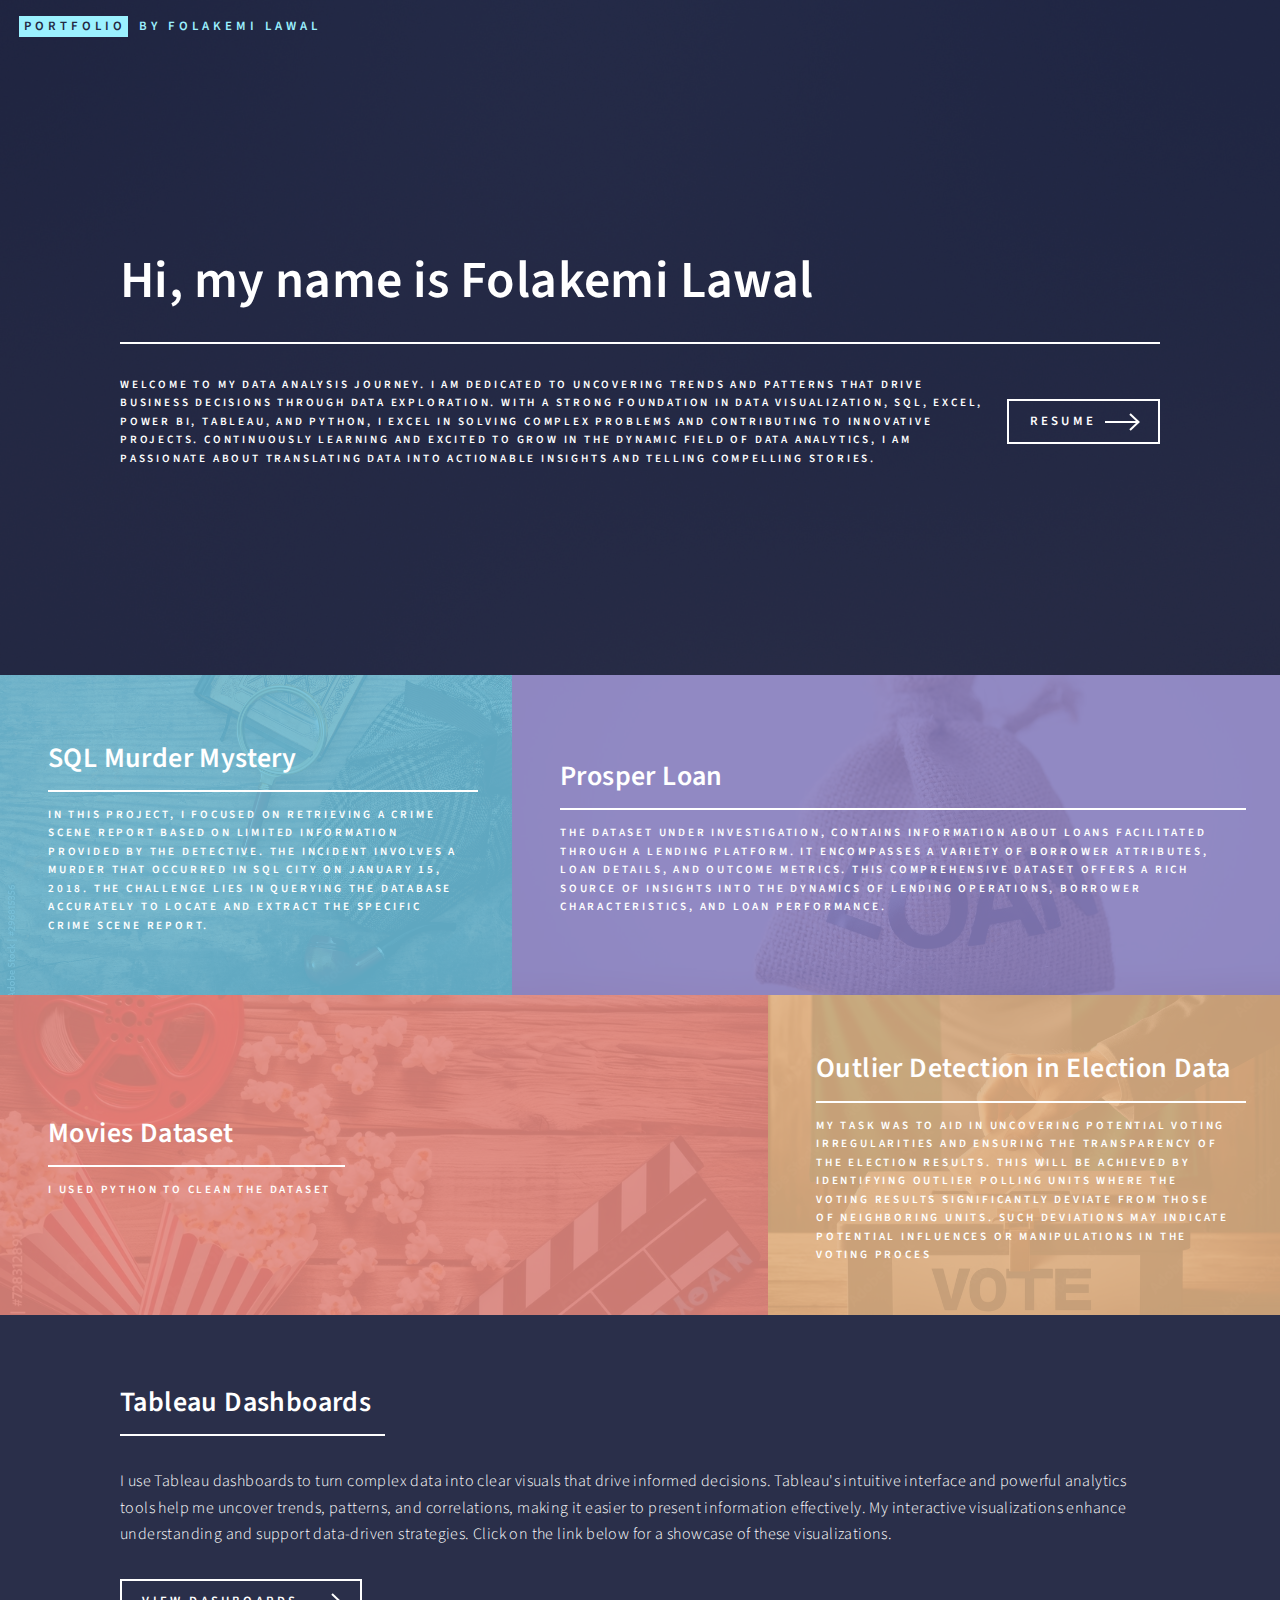
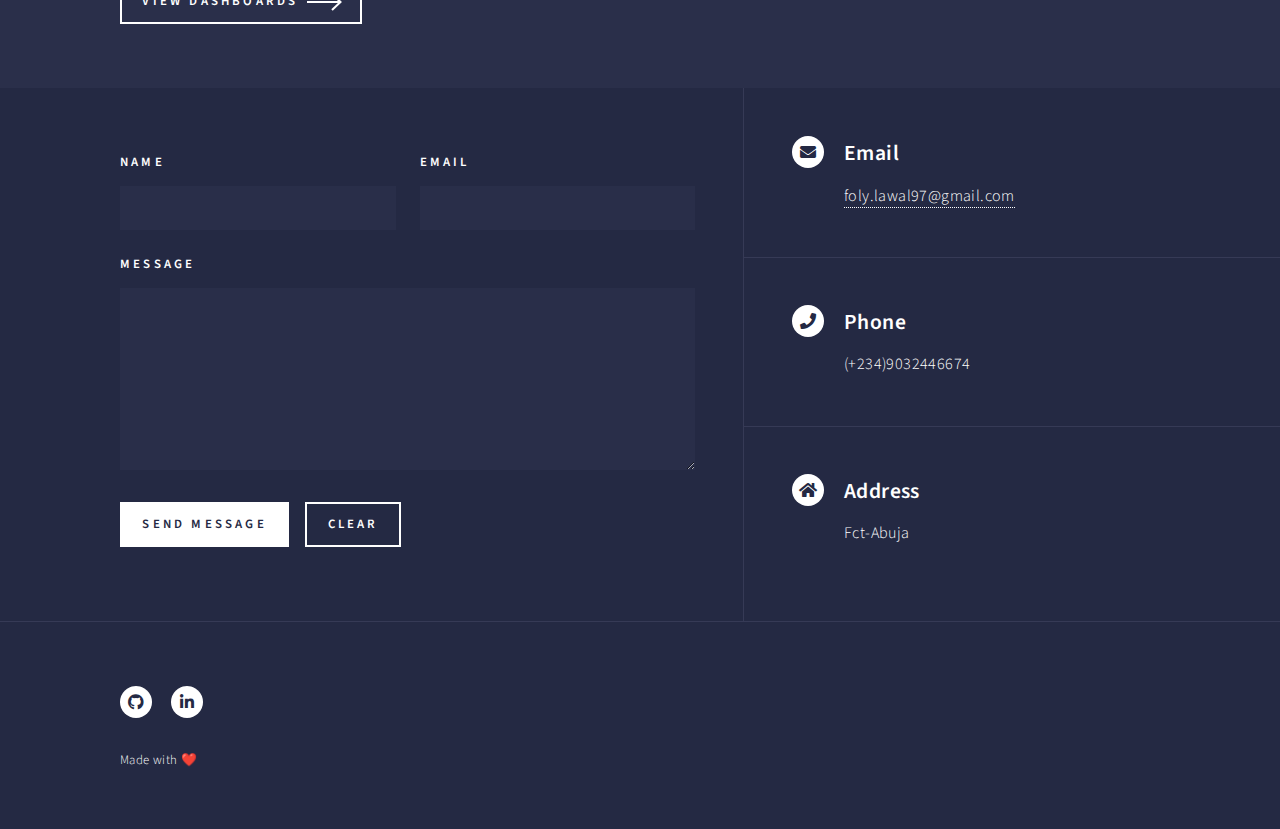
<file: index.html>
<!DOCTYPE HTML>
<!--
	Forty by HTML5 UP
	html5up.net | @ajlkn
	Free for personal and commercial use under the CCA 3.0 license (html5up.net/license)
-->
<html>
	<head>
		<title>Folakemi's Portfolio</title>
		<meta charset="utf-8" />
		<meta name="viewport" content="width=device-width, initial-scale=1, user-scalable=no" />
		<link rel="stylesheet" href="assets/css/main.css" />
		<noscript><link rel="stylesheet" href="assets/css/noscript.css" /></noscript>
	</head>
	<body class="is-preload">

		<!-- Wrapper -->
			<div id="wrapper">

				<!-- Header -->
					<header id="header" class="alt">
						<a href="index.html" class="logo"><strong>Portfolio</strong> <span>by Folakemi Lawal</span></a>
						<nav>
							<!-- <a href="#menu">Menu</a> -->
						</nav>
					</header>

				<!-- Menu -->
					<!-- <nav id="menu">
						<ul class="links">
							<li><a href="index.html">Home</a></li>
							<li><a href="landing.html">Resume</a></li>
							<li><a href="generic.html">Generic</a></li>
							<li><a href="elements.html">Elements</a></li>
						</ul>
						<ul class="actions stacked">
							<li><a href="#" class="button primary fit">Get Started</a></li>
							<li><a href="#" class="button fit">Log In</a></li>
						</ul>
					</nav> -->

				<!-- Banner -->
					<section id="banner" class="major">
						<div class="inner">
							<header class="major">
								<h1>Hi, my name is Folakemi Lawal</h1>
							</header>
							<div class="content">
								<p>Welcome to my Data Analysis Journey. I am dedicated to uncovering trends and patterns that drive business decisions through data exploration. With a strong foundation in data visualization, SQL, Excel, Power BI, Tableau, and Python, I excel in solving complex problems and contributing to innovative projects. Continuously learning and excited to grow in the dynamic field of data analytics, I am passionate about translating data into actionable insights and telling compelling stories.

									</p>
								<ul class="actions">
									<li><a href="assets/FOLAKEMI.pdf" class="button next scrolly">Resume</a></li>
								</ul>
							</div>
						</div>
					</section>

				<!-- Main -->
					<div id="main">

						<!-- One -->
							<section id="one" class="tiles">
								<article>
									<span class="image">
										<img src="images/mystery.jpeg" alt="" />
									</span>
									<header class="major">
										<h3><a href="https://github.com/Kemsthefirst/SQL-Murder_Mystery/blob/main/sql-murder-mystery.db.sql" class="link">SQL Murder Mystery</a></h3>
										<p>In this project, I focused on retrieving a crime scene report based on limited information provided by the detective. The incident involves a murder that occurred in SQL City on January 15, 2018. The challenge lies in querying the database accurately to locate and extract the specific crime scene report.</p>
									</header>
								</article>
								<article>
									<span class="image">
										<img src="images/loan.jpg" alt="" />
									</span>
									<header class="major">
										<h3><a href="https://github.com/Kemsthefirst/Prosper-Loan/blob/main/Prosper%20Loan%20Description.ipynb" class="link">Prosper Loan</a></h3>
										<p>The dataset under investigation, contains information about loans facilitated through a lending platform. It encompasses a variety of borrower attributes, loan details, and outcome metrics. This comprehensive dataset offers a rich source of insights into the dynamics of lending operations, borrower characteristics, and loan performance.</p>
									</header>
								</article>
								<article>
									<span class="image">
										<img src="images/movies.jpeg" alt="" />
									</span>
									<header class="major">
										<h3><a href="https://github.com/Kemsthefirst/Movies/blob/main/Cleaned%20Movie%20Dataset.ipynb" class="link">Movies Dataset</a></h3>
										<p>I used python to clean the dataset</p>
									</header>
								</article>
								<article>
									<span class="image">
										<img src="images/election.jpeg" alt="" />
									</span>
									<header class="major">
										<h3><a href="https://github.com/Kemsthefirst/Outlier-Detection-in-Election-Data-/blob/main/Rivers_Election.ipynb" class="link">Outlier Detection in Election Data </a></h3>
										<p>My task was to aid in uncovering potential voting irregularities and ensuring the transparency of the election results. This will be achieved by identifying outlier polling units where the voting results significantly deviate from those of neighboring units. Such deviations may indicate potential influences or manipulations in the voting proces</p>
									</header>
								</article>
								<!-- <article>
									<span class="image">
										<img src="images/pic05.jpg" alt="" />
									</span>
									<header class="major">
										<h3><a href="landing.html" class="link">Consequat</a></h3>
										<p>Ipsum dolor sit amet</p>
									</header>
								</article>
								<article>
									<span class="image">
										<img src="images/pic06.jpg" alt="" />
									</span>
									<header class="major">
										<h3><a href="landing.html" class="link">Etiam</a></h3>
										<p>Feugiat amet tempus</p>
									</header>
								</article> -->
							</section>

						<!-- Two -->
							<section id="two">
								<div class="inner">
									<header class="major">
										<h2>Tableau Dashboards</h2>
									</header>
									<p>I use Tableau dashboards to turn complex data into clear visuals that drive informed decisions. Tableau's intuitive interface and powerful analytics tools help me uncover trends, patterns, and correlations, making it easier to present information effectively. My interactive visualizations enhance understanding and support data-driven strategies. Click on the link below for a showcase of these visualizations.</p>
									<ul class="actions">
										<li><a href="https://public.tableau.com/app/profile/folakemi.lawal/vizzes" class="button next">View Dashboards</a></li>
									</ul>
								</div>
							</section>

					</div>

				<!-- Contact -->
					<section id="contact">
						<div class="inner">
							<section>
								<form method="post" action="#">
									<div class="fields">
										<div class="field half">
											<label for="name">Name</label>
											<input type="text" name="name" id="name" />
										</div>
										<div class="field half">
											<label for="email">Email</label>
											<input type="text" name="email" id="email" />
										</div>
										<div class="field">
											<label for="message">Message</label>
											<textarea name="message" id="message" rows="6"></textarea>
										</div>
									</div>
									<ul class="actions">
										<li><input type="button"  value="Send Message" class="primary" /></li>
										<li><input type="reset" value="Clear" /></li>
									</ul>
								</form>
							</section>
							<section class="split">
								<section>
									<div class="contact-method">
										<span class="icon solid alt fa-envelope"></span>
										<h3>Email</h3>
										<a href="#">foly.lawal97@gmail.com</a>
									</div>
								</section>
								<section>
									<div class="contact-method">
										<span class="icon solid alt fa-phone"></span>
										<h3>Phone</h3>
										<span>(+234)9032446674</span>
									</div>
								</section>
								<section>
									<div class="contact-method">
										<span class="icon solid alt fa-home"></span>
										<h3>Address</h3>
										<span>Fct-Abuja<br />
										<br />
										</span>
									</div>
								</section>
							</section>
						</div>
					</section>

				<!-- Footer -->
					<footer id="footer">
						<div class="inner">
							<ul class="icons">
								<!-- <li><a href="#" class="icon brands alt fa-twitter"><span class="label">Twitter</span></a></li> -->
								<!-- <li><a href="#" class="icon brands alt fa-facebook-f"><span class="label">Facebook</span></a></li> -->
								<!-- <li><a href="#" class="icon brands alt fa-instagram"><span class="label">Instagram</span></a></li> -->
								<li><a href="https://github.com/Kemsthefirst" class="icon brands alt fa-github"><span class="label">GitHub</span></a></li>
								<li><a href="https://www.linkedin.com/in/folakemi-lawal-593836223" class="icon brands alt fa-linkedin-in"><span class="label">LinkedIn</span></a></li>
							</ul>
							<ul class="copyright" style="color: white;">
								<li>Made with ❤️ </li>
								<!-- <li>Design: <a href="https://html5up.net">HTML5 UP</a></li> -->
							</ul>
						</div>
					</footer>

			</div>

		<!-- Scripts -->
			<script src="assets/js/jquery.min.js"></script>
			<script src="assets/js/jquery.scrolly.min.js"></script>
			<script src="assets/js/jquery.scrollex.min.js"></script>
			<script src="assets/js/browser.min.js"></script>
			<script src="assets/js/breakpoints.min.js"></script>
			<script src="assets/js/util.js"></script>
			<script src="assets/js/main.js"></script>

	</body>
</html>
</file>
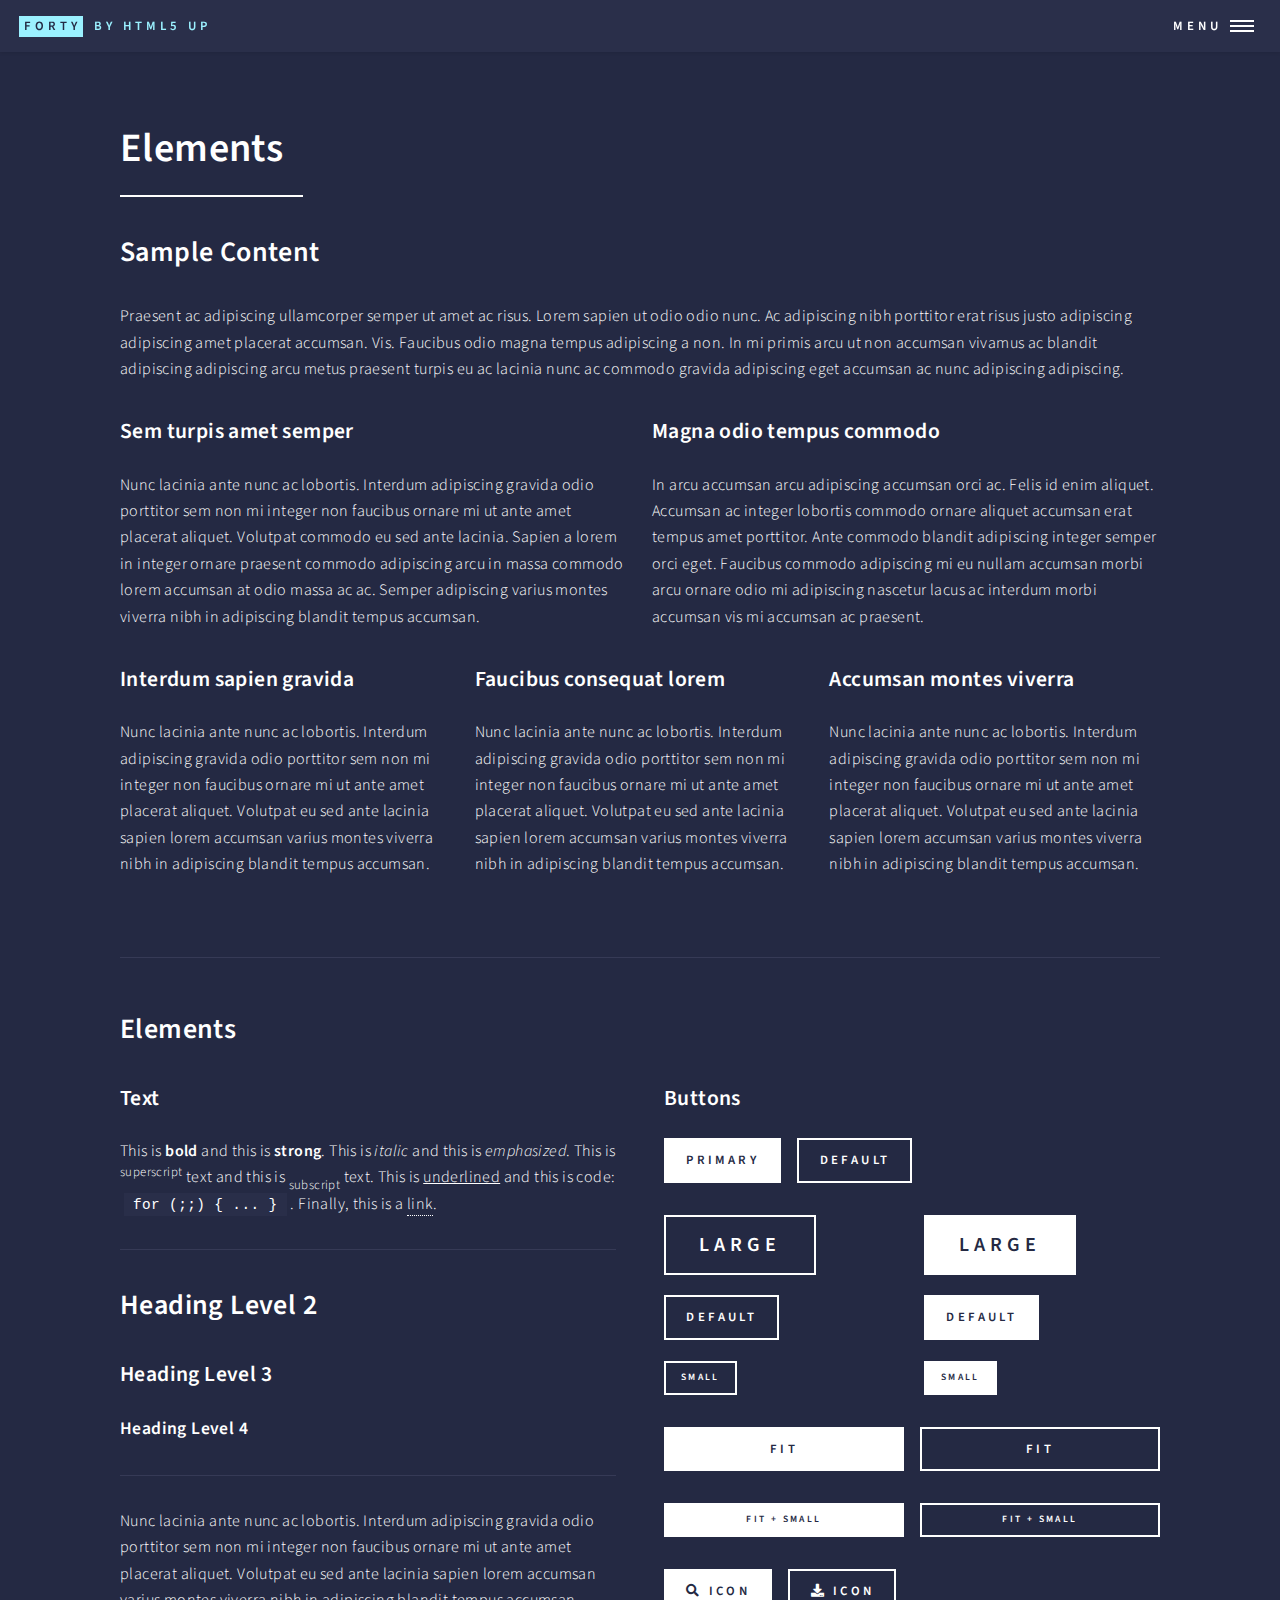
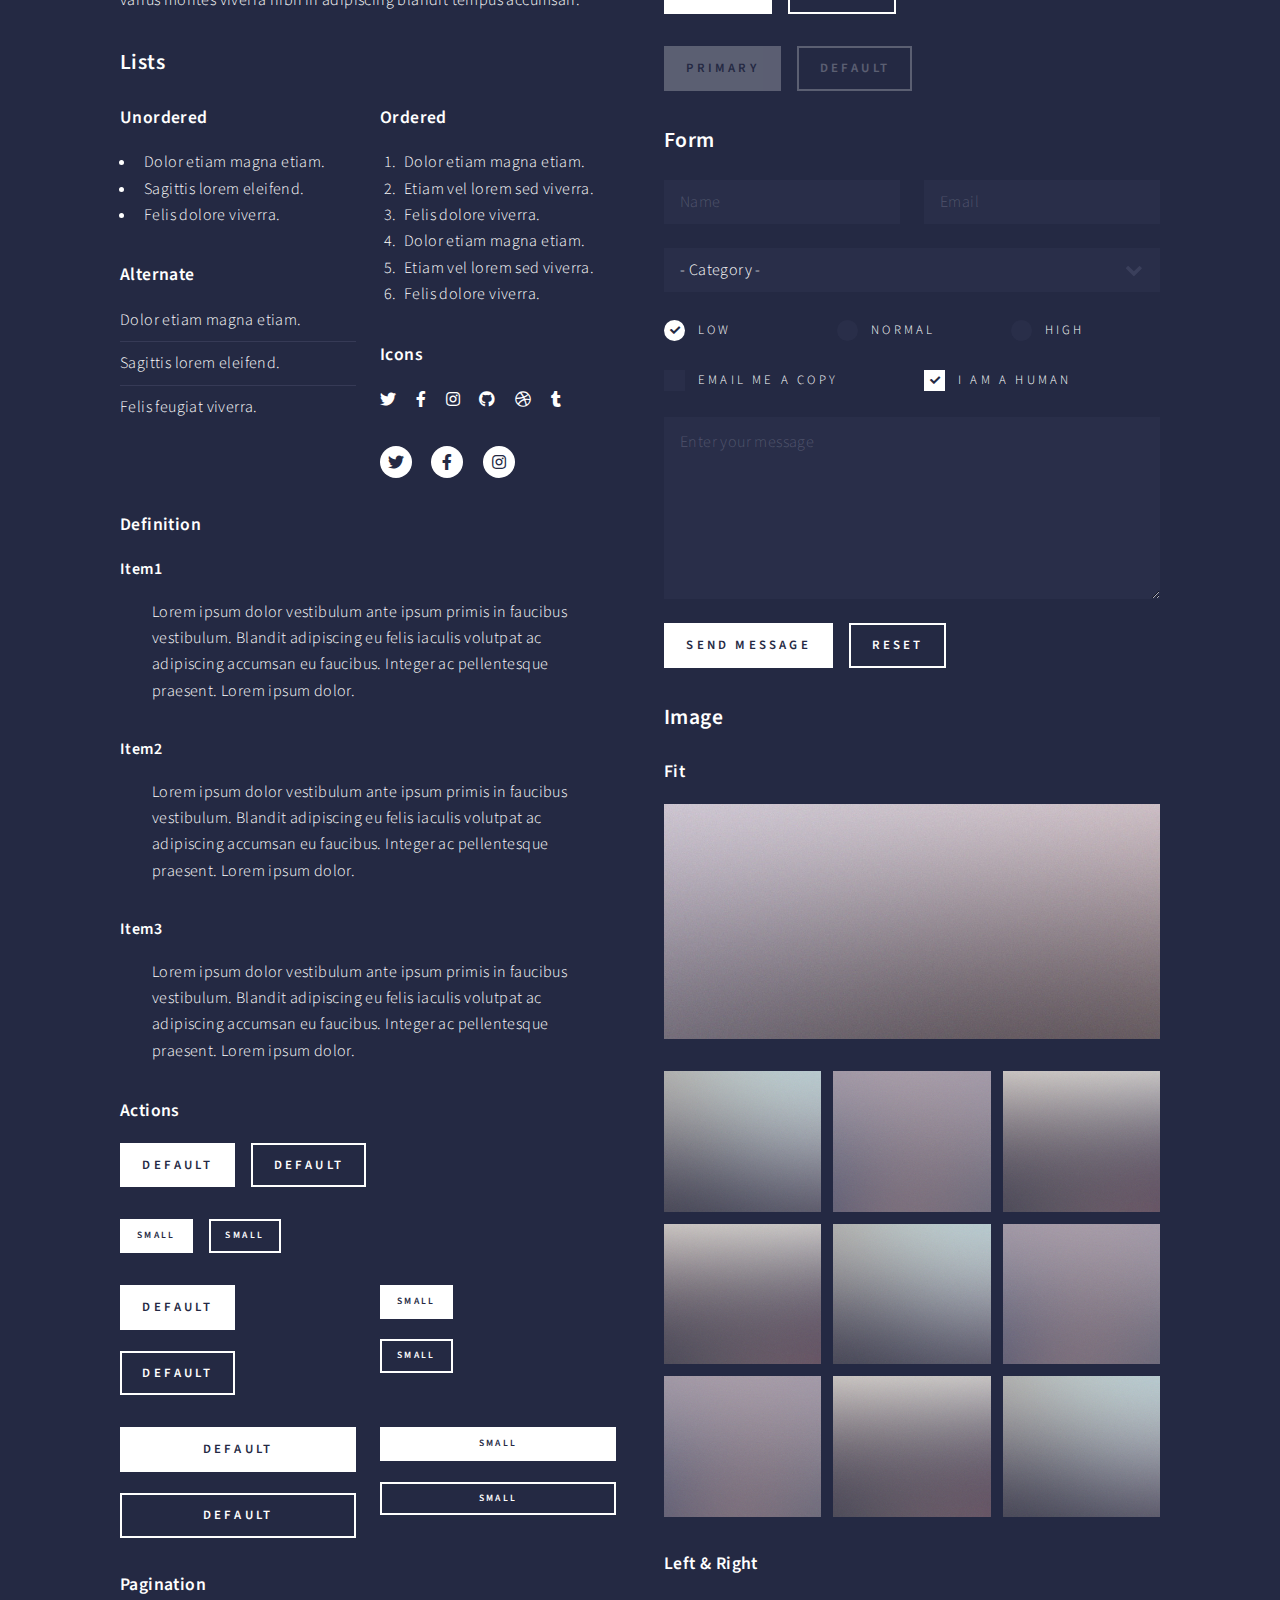
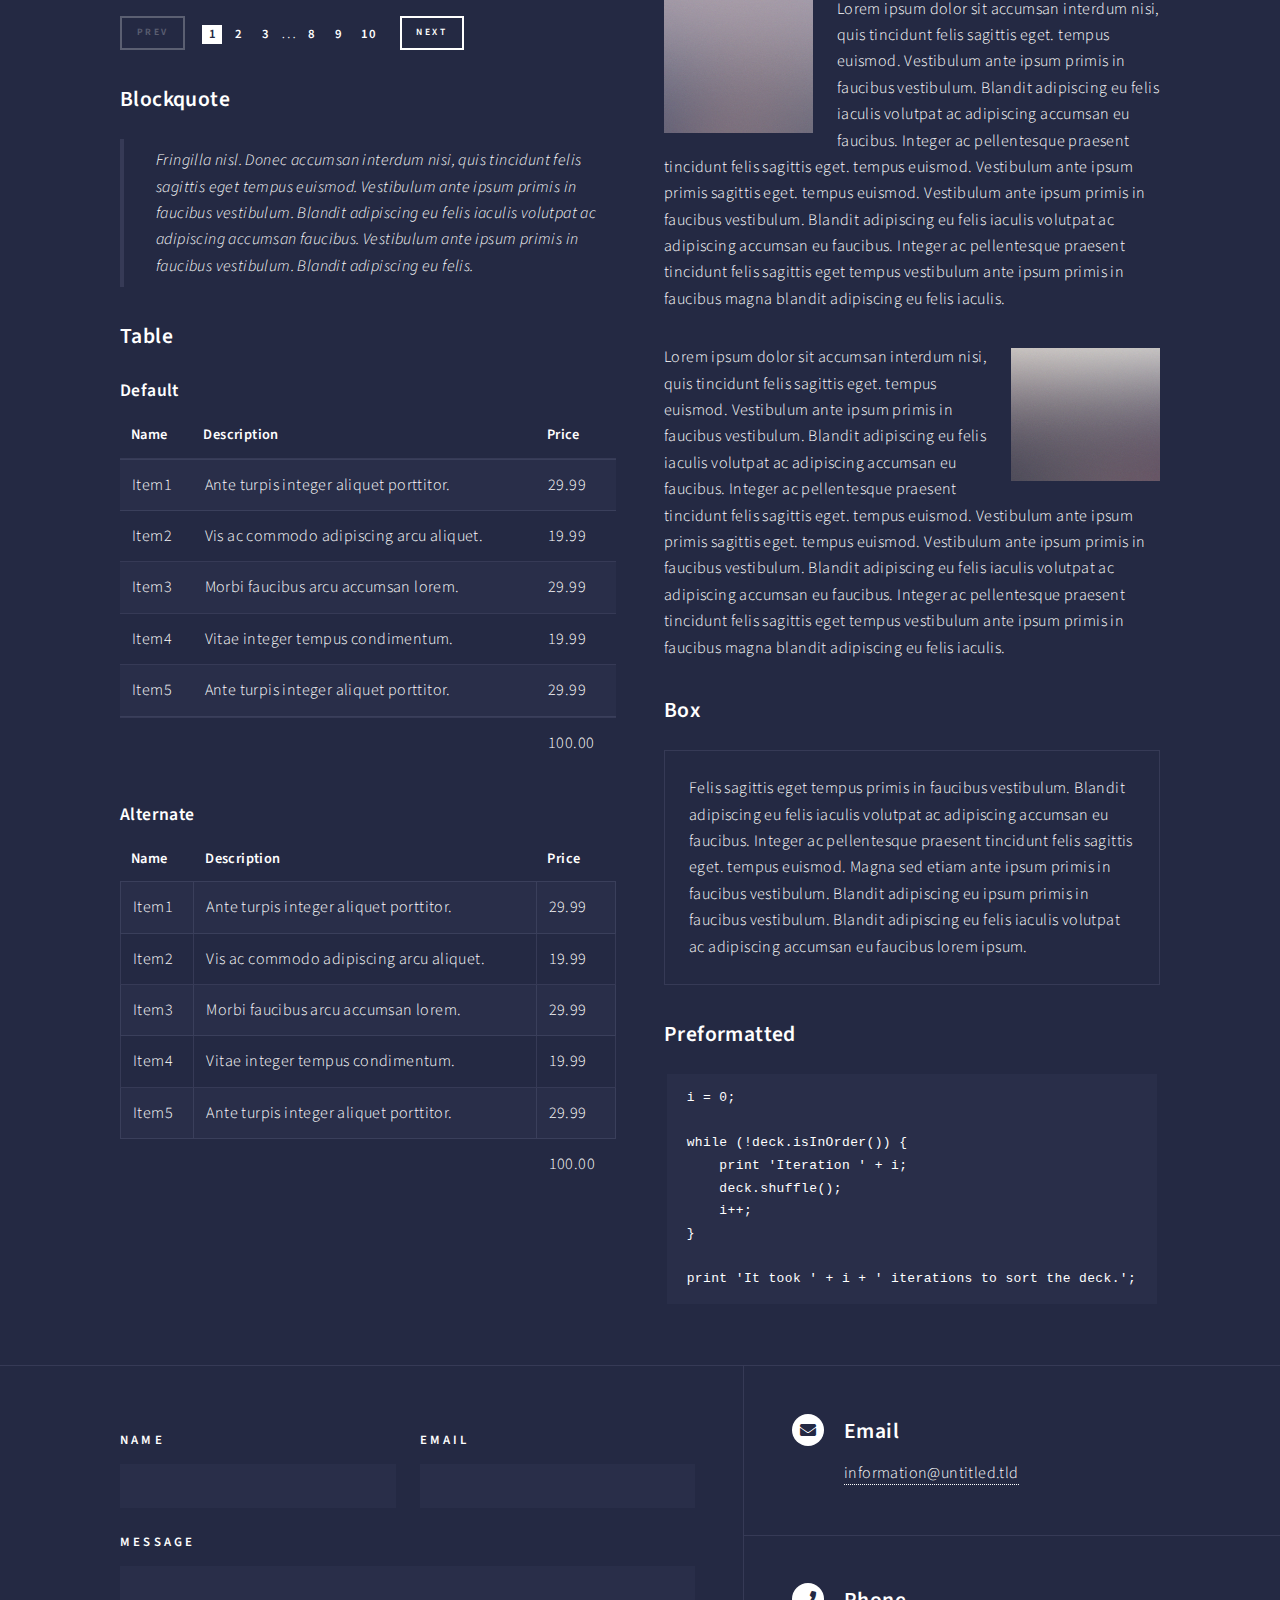
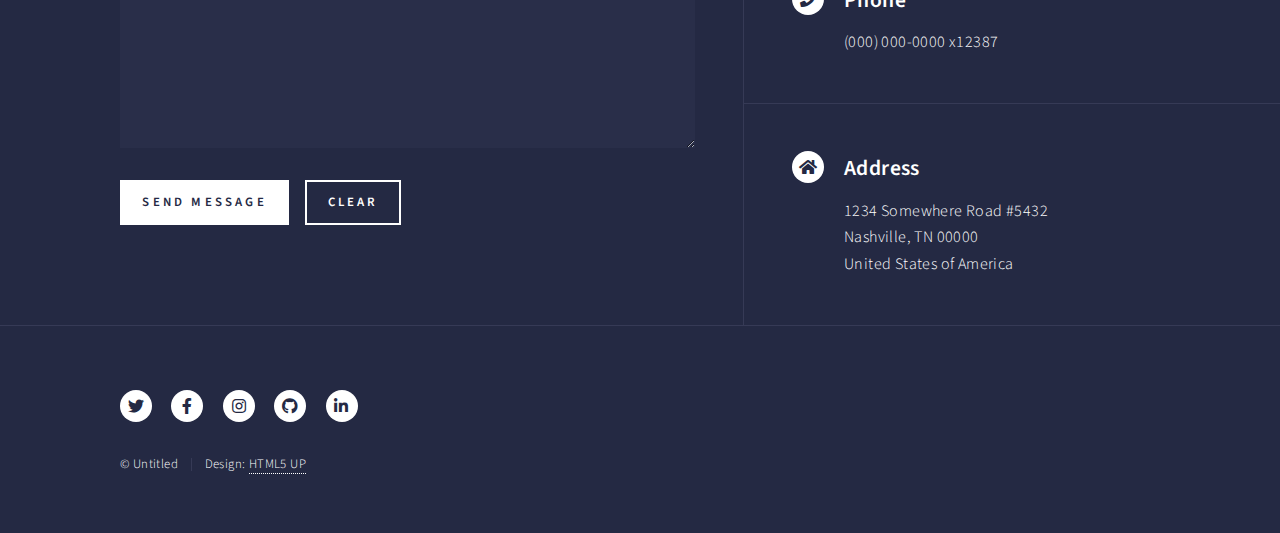
<file: elements.html>
<!DOCTYPE HTML>
<!--
	Forty by HTML5 UP
	html5up.net | @ajlkn
	Free for personal and commercial use under the CCA 3.0 license (html5up.net/license)
-->
<html>
	<head>
		<title>Elements - Forty by HTML5 UP</title>
		<meta charset="utf-8" />
		<meta name="viewport" content="width=device-width, initial-scale=1, user-scalable=no" />
		<link rel="stylesheet" href="assets/css/main.css" />
		<noscript><link rel="stylesheet" href="assets/css/noscript.css" /></noscript>
	</head>
	<body class="is-preload">

		<!-- Wrapper -->
			<div id="wrapper">

				<!-- Header -->
					<header id="header">
						<a href="index.html" class="logo"><strong>Forty</strong> <span>by HTML5 UP</span></a>
						<nav>
							<a href="#menu">Menu</a>
						</nav>
					</header>

				<!-- Menu -->
					<nav id="menu">
						<ul class="links">
							<li><a href="index.html">Home</a></li>
							<li><a href="landing.html">Landing</a></li>
							<li><a href="generic.html">Generic</a></li>
							<li><a href="elements.html">Elements</a></li>
						</ul>
						<ul class="actions stacked">
							<li><a href="#" class="button primary fit">Get Started</a></li>
							<li><a href="#" class="button fit">Log In</a></li>
						</ul>
					</nav>

				<!-- Main -->
					<div id="main" class="alt">

						<!-- One -->
							<section id="one">
								<div class="inner">
									<header class="major">
										<h1>Elements</h1>
									</header>

									<!-- Content -->
										<h2 id="content">Sample Content</h2>
										<p>Praesent ac adipiscing ullamcorper semper ut amet ac risus. Lorem sapien ut odio odio nunc. Ac adipiscing nibh porttitor erat risus justo adipiscing adipiscing amet placerat accumsan. Vis. Faucibus odio magna tempus adipiscing a non. In mi primis arcu ut non accumsan vivamus ac blandit adipiscing adipiscing arcu metus praesent turpis eu ac lacinia nunc ac commodo gravida adipiscing eget accumsan ac nunc adipiscing adipiscing.</p>
										<div class="row">
											<div class="col-6 col-12-small">
												<h3>Sem turpis amet semper</h3>
												<p>Nunc lacinia ante nunc ac lobortis. Interdum adipiscing gravida odio porttitor sem non mi integer non faucibus ornare mi ut ante amet placerat aliquet. Volutpat commodo eu sed ante lacinia. Sapien a lorem in integer ornare praesent commodo adipiscing arcu in massa commodo lorem accumsan at odio massa ac ac. Semper adipiscing varius montes viverra nibh in adipiscing blandit tempus accumsan.</p>
											</div>
											<div class="col-6 col-12-small">
												<h3>Magna odio tempus commodo</h3>
												<p>In arcu accumsan arcu adipiscing accumsan orci ac. Felis id enim aliquet. Accumsan ac integer lobortis commodo ornare aliquet accumsan erat tempus amet porttitor. Ante commodo blandit adipiscing integer semper orci eget. Faucibus commodo adipiscing mi eu nullam accumsan morbi arcu ornare odio mi adipiscing nascetur lacus ac interdum morbi accumsan vis mi accumsan ac praesent.</p>
											</div>
											<!-- Break -->
											<div class="col-4 col-12-medium">
												<h3>Interdum sapien gravida</h3>
												<p>Nunc lacinia ante nunc ac lobortis. Interdum adipiscing gravida odio porttitor sem non mi integer non faucibus ornare mi ut ante amet placerat aliquet. Volutpat eu sed ante lacinia sapien lorem accumsan varius montes viverra nibh in adipiscing blandit tempus accumsan.</p>
											</div>
											<div class="col-4 col-12-medium">
												<h3>Faucibus consequat lorem</h3>
												<p>Nunc lacinia ante nunc ac lobortis. Interdum adipiscing gravida odio porttitor sem non mi integer non faucibus ornare mi ut ante amet placerat aliquet. Volutpat eu sed ante lacinia sapien lorem accumsan varius montes viverra nibh in adipiscing blandit tempus accumsan.</p>
											</div>
											<div class="col-4 col-12-medium">
												<h3>Accumsan montes viverra</h3>
												<p>Nunc lacinia ante nunc ac lobortis. Interdum adipiscing gravida odio porttitor sem non mi integer non faucibus ornare mi ut ante amet placerat aliquet. Volutpat eu sed ante lacinia sapien lorem accumsan varius montes viverra nibh in adipiscing blandit tempus accumsan.</p>
											</div>
										</div>

									<hr class="major" />

									<!-- Elements -->
										<h2 id="elements">Elements</h2>
										<div class="row gtr-200">
											<div class="col-6 col-12-medium">

												<!-- Text stuff -->
													<h3>Text</h3>
													<p>This is <b>bold</b> and this is <strong>strong</strong>. This is <i>italic</i> and this is <em>emphasized</em>.
													This is <sup>superscript</sup> text and this is <sub>subscript</sub> text.
													This is <u>underlined</u> and this is code: <code>for (;;) { ... }</code>.
													Finally, this is a <a href="#">link</a>.</p>
													<hr />
													<h2>Heading Level 2</h2>
													<h3>Heading Level 3</h3>
													<h4>Heading Level 4</h4>
													<hr />
													<p>Nunc lacinia ante nunc ac lobortis. Interdum adipiscing gravida odio porttitor sem non mi integer non faucibus ornare mi ut ante amet placerat aliquet. Volutpat eu sed ante lacinia sapien lorem accumsan varius montes viverra nibh in adipiscing blandit tempus accumsan.</p>

												<!-- Lists -->
													<h3>Lists</h3>
													<div class="row">
														<div class="col-6 col-12-small">

															<h4>Unordered</h4>
															<ul>
																<li>Dolor etiam magna etiam.</li>
																<li>Sagittis lorem eleifend.</li>
																<li>Felis dolore viverra.</li>
															</ul>

															<h4>Alternate</h4>
															<ul class="alt">
																<li>Dolor etiam magna etiam.</li>
																<li>Sagittis lorem eleifend.</li>
																<li>Felis feugiat viverra.</li>
															</ul>

														</div>
														<div class="col-6 col-12-small">

															<h4>Ordered</h4>
															<ol>
																<li>Dolor etiam magna etiam.</li>
																<li>Etiam vel lorem sed viverra.</li>
																<li>Felis dolore viverra.</li>
																<li>Dolor etiam magna etiam.</li>
																<li>Etiam vel lorem sed viverra.</li>
																<li>Felis dolore viverra.</li>
															</ol>

															<h4>Icons</h4>
															<ul class="icons">
																<li><a href="#" class="icon brands fa-twitter"><span class="label">Twitter</span></a></li>
																<li><a href="#" class="icon brands fa-facebook-f"><span class="label">Facebook</span></a></li>
																<li><a href="#" class="icon brands fa-instagram"><span class="label">Instagram</span></a></li>
																<li><a href="#" class="icon brands fa-github"><span class="label">Github</span></a></li>
																<li><a href="#" class="icon brands fa-dribbble"><span class="label">Dribbble</span></a></li>
																<li><a href="#" class="icon brands fa-tumblr"><span class="label">Tumblr</span></a></li>
															</ul>
															<ul class="icons">
																<li><a href="#" class="icon brands alt fa-twitter"><span class="label">Twitter</span></a></li>
																<li><a href="#" class="icon brands alt fa-facebook-f"><span class="label">Facebook</span></a></li>
																<li><a href="#" class="icon brands alt fa-instagram"><span class="label">Instagram</span></a></li>
															</ul>

														</div>
													</div>
													<h4>Definition</h4>
													<dl>
														<dt>Item1</dt>
														<dd>
															<p>Lorem ipsum dolor vestibulum ante ipsum primis in faucibus vestibulum. Blandit adipiscing eu felis iaculis volutpat ac adipiscing accumsan eu faucibus. Integer ac pellentesque praesent. Lorem ipsum dolor.</p>
														</dd>
														<dt>Item2</dt>
														<dd>
															<p>Lorem ipsum dolor vestibulum ante ipsum primis in faucibus vestibulum. Blandit adipiscing eu felis iaculis volutpat ac adipiscing accumsan eu faucibus. Integer ac pellentesque praesent. Lorem ipsum dolor.</p>
														</dd>
														<dt>Item3</dt>
														<dd>
															<p>Lorem ipsum dolor vestibulum ante ipsum primis in faucibus vestibulum. Blandit adipiscing eu felis iaculis volutpat ac adipiscing accumsan eu faucibus. Integer ac pellentesque praesent. Lorem ipsum dolor.</p>
														</dd>
													</dl>

													<h4>Actions</h4>
													<ul class="actions">
														<li><a href="#" class="button primary">Default</a></li>
														<li><a href="#" class="button">Default</a></li>
													</ul>
													<ul class="actions small">
														<li><a href="#" class="button primary small">Small</a></li>
														<li><a href="#" class="button small">Small</a></li>
													</ul>
													<div class="row">
														<div class="col-6 col-12-small">
															<ul class="actions stacked">
																<li><a href="#" class="button primary">Default</a></li>
																<li><a href="#" class="button">Default</a></li>
															</ul>
														</div>
														<div class="col-6 col-12-small">
															<ul class="actions stacked">
																<li><a href="#" class="button primary small">Small</a></li>
																<li><a href="#" class="button small">Small</a></li>
															</ul>
														</div>
														<div class="col-6 col-12-small">
															<ul class="actions stacked">
																<li><a href="#" class="button primary fit">Default</a></li>
																<li><a href="#" class="button fit">Default</a></li>
															</ul>
														</div>
														<div class="col-6 col-12-small">
															<ul class="actions stacked">
																<li><a href="#" class="button primary small fit">Small</a></li>
																<li><a href="#" class="button small fit">Small</a></li>
															</ul>
														</div>
													</div>

													<h4>Pagination</h4>
													<ul class="pagination">
														<li><span class="button small disabled">Prev</span></li>
														<li><a href="#" class="page active">1</a></li>
														<li><a href="#" class="page">2</a></li>
														<li><a href="#" class="page">3</a></li>
														<li><span>&hellip;</span></li>
														<li><a href="#" class="page">8</a></li>
														<li><a href="#" class="page">9</a></li>
														<li><a href="#" class="page">10</a></li>
														<li><a href="#" class="button small">Next</a></li>
													</ul>

												<!-- Blockquote -->
													<h3>Blockquote</h3>
													<blockquote>Fringilla nisl. Donec accumsan interdum nisi, quis tincidunt felis sagittis eget tempus euismod. Vestibulum ante ipsum primis in faucibus vestibulum. Blandit adipiscing eu felis iaculis volutpat ac adipiscing accumsan faucibus. Vestibulum ante ipsum primis in faucibus vestibulum. Blandit adipiscing eu felis.</blockquote>

												<!-- Table -->
													<h3>Table</h3>

													<h4>Default</h4>
													<div class="table-wrapper">
														<table>
															<thead>
																<tr>
																	<th>Name</th>
																	<th>Description</th>
																	<th>Price</th>
																</tr>
															</thead>
															<tbody>
																<tr>
																	<td>Item1</td>
																	<td>Ante turpis integer aliquet porttitor.</td>
																	<td>29.99</td>
																</tr>
																<tr>
																	<td>Item2</td>
																	<td>Vis ac commodo adipiscing arcu aliquet.</td>
																	<td>19.99</td>
																</tr>
																<tr>
																	<td>Item3</td>
																	<td> Morbi faucibus arcu accumsan lorem.</td>
																	<td>29.99</td>
																</tr>
																<tr>
																	<td>Item4</td>
																	<td>Vitae integer tempus condimentum.</td>
																	<td>19.99</td>
																</tr>
																<tr>
																	<td>Item5</td>
																	<td>Ante turpis integer aliquet porttitor.</td>
																	<td>29.99</td>
																</tr>
															</tbody>
															<tfoot>
																<tr>
																	<td colspan="2"></td>
																	<td>100.00</td>
																</tr>
															</tfoot>
														</table>
													</div>

													<h4>Alternate</h4>
													<div class="table-wrapper">
														<table class="alt">
															<thead>
																<tr>
																	<th>Name</th>
																	<th>Description</th>
																	<th>Price</th>
																</tr>
															</thead>
															<tbody>
																<tr>
																	<td>Item1</td>
																	<td>Ante turpis integer aliquet porttitor.</td>
																	<td>29.99</td>
																</tr>
																<tr>
																	<td>Item2</td>
																	<td>Vis ac commodo adipiscing arcu aliquet.</td>
																	<td>19.99</td>
																</tr>
																<tr>
																	<td>Item3</td>
																	<td> Morbi faucibus arcu accumsan lorem.</td>
																	<td>29.99</td>
																</tr>
																<tr>
																	<td>Item4</td>
																	<td>Vitae integer tempus condimentum.</td>
																	<td>19.99</td>
																</tr>
																<tr>
																	<td>Item5</td>
																	<td>Ante turpis integer aliquet porttitor.</td>
																	<td>29.99</td>
																</tr>
															</tbody>
															<tfoot>
																<tr>
																	<td colspan="2"></td>
																	<td>100.00</td>
																</tr>
															</tfoot>
														</table>
													</div>

											</div>
											<div class="col-6 col-12-medium">

												<!-- Buttons -->
													<h3>Buttons</h3>
													<ul class="actions">
														<li><a href="#" class="button primary">Primary</a></li>
														<li><a href="#" class="button">Default</a></li>
													</ul>
													<div class="row">
														<div class="col-6 col-12-xsmall">
															<ul class="actions stacked">
																<li><a href="#" class="button large">Large</a></li>
																<li><a href="#" class="button">Default</a></li>
																<li><a href="#" class="button small">Small</a></li>
															</ul>
														</div>
														<div class="col-6 col-12-xsmall">
															<ul class="actions stacked">
																<li><a href="#" class="button primary large">Large</a></li>
																<li><a href="#" class="button primary">Default</a></li>
																<li><a href="#" class="button primary small">Small</a></li>
															</ul>
														</div>
													</div>
													<ul class="actions fit">
														<li><a href="#" class="button primary fit">Fit</a></li>
														<li><a href="#" class="button fit">Fit</a></li>
													</ul>
													<ul class="actions fit small">
														<li><a href="#" class="button primary fit small">Fit + Small</a></li>
														<li><a href="#" class="button fit small">Fit + Small</a></li>
													</ul>
													<ul class="actions">
														<li><a href="#" class="button primary icon solid fa-search">Icon</a></li>
														<li><a href="#" class="button icon solid fa-download">Icon</a></li>
													</ul>
													<ul class="actions">
														<li><span class="button primary disabled">Primary</span></li>
														<li><span class="button disabled">Default</span></li>
													</ul>

												<!-- Form -->
													<h3>Form</h3>

													<form method="post" action="#">
														<div class="row gtr-uniform">
															<div class="col-6 col-12-xsmall">
																<input type="text" name="demo-name" id="demo-name" value="" placeholder="Name" />
															</div>
															<div class="col-6 col-12-xsmall">
																<input type="email" name="demo-email" id="demo-email" value="" placeholder="Email" />
															</div>
															<!-- Break -->
															<div class="col-12">
																<select name="demo-category" id="demo-category">
																	<option value="">- Category -</option>
																	<option value="1">Manufacturing</option>
																	<option value="1">Shipping</option>
																	<option value="1">Administration</option>
																	<option value="1">Human Resources</option>
																</select>
															</div>
															<!-- Break -->
															<div class="col-4 col-12-small">
																<input type="radio" id="demo-priority-low" name="demo-priority" checked>
																<label for="demo-priority-low">Low</label>
															</div>
															<div class="col-4 col-12-small">
																<input type="radio" id="demo-priority-normal" name="demo-priority">
																<label for="demo-priority-normal">Normal</label>
															</div>
															<div class="col-4 col-12-small">
																<input type="radio" id="demo-priority-high" name="demo-priority">
																<label for="demo-priority-high">High</label>
															</div>
															<!-- Break -->
															<div class="col-6 col-12-small">
																<input type="checkbox" id="demo-copy" name="demo-copy">
																<label for="demo-copy">Email me a copy</label>
															</div>
															<div class="col-6 col-12-small">
																<input type="checkbox" id="demo-human" name="demo-human" checked>
																<label for="demo-human">I am a human</label>
															</div>
															<!-- Break -->
															<div class="col-12">
																<textarea name="demo-message" id="demo-message" placeholder="Enter your message" rows="6"></textarea>
															</div>
															<!-- Break -->
															<div class="col-12">
																<ul class="actions">
																	<li><input type="submit" value="Send Message" class="primary" /></li>
																	<li><input type="reset" value="Reset" /></li>
																</ul>
															</div>
														</div>
													</form>

												<!-- Image -->
													<h3>Image</h3>

													<h4>Fit</h4>
													<span class="image fit"><img src="images/pic03.jpg" alt="" /></span>
													<div class="box alt">
														<div class="row gtr-50 gtr-uniform">
															<div class="col-4"><span class="image fit"><img src="images/pic08.jpg" alt="" /></span></div>
															<div class="col-4"><span class="image fit"><img src="images/pic09.jpg" alt="" /></span></div>
															<div class="col-4"><span class="image fit"><img src="images/pic10.jpg" alt="" /></span></div>
															<!-- Break -->
															<div class="col-4"><span class="image fit"><img src="images/pic10.jpg" alt="" /></span></div>
															<div class="col-4"><span class="image fit"><img src="images/pic08.jpg" alt="" /></span></div>
															<div class="col-4"><span class="image fit"><img src="images/pic09.jpg" alt="" /></span></div>
															<!-- Break -->
															<div class="col-4"><span class="image fit"><img src="images/pic09.jpg" alt="" /></span></div>
															<div class="col-4"><span class="image fit"><img src="images/pic10.jpg" alt="" /></span></div>
															<div class="col-4"><span class="image fit"><img src="images/pic08.jpg" alt="" /></span></div>
														</div>
													</div>

													<h4>Left &amp; Right</h4>
													<p><span class="image left"><img src="images/pic09.jpg" alt="" /></span>Lorem ipsum dolor sit accumsan interdum nisi, quis tincidunt felis sagittis eget. tempus euismod. Vestibulum ante ipsum primis in faucibus vestibulum. Blandit adipiscing eu felis iaculis volutpat ac adipiscing accumsan eu faucibus. Integer ac pellentesque praesent tincidunt felis sagittis eget. tempus euismod. Vestibulum ante ipsum primis sagittis eget. tempus euismod. Vestibulum ante ipsum primis in faucibus vestibulum. Blandit adipiscing eu felis iaculis volutpat ac adipiscing accumsan eu faucibus. Integer ac pellentesque praesent tincidunt felis sagittis eget tempus vestibulum ante ipsum primis in faucibus magna blandit adipiscing eu felis iaculis.</p>
													<p><span class="image right"><img src="images/pic10.jpg" alt="" /></span>Lorem ipsum dolor sit accumsan interdum nisi, quis tincidunt felis sagittis eget. tempus euismod. Vestibulum ante ipsum primis in faucibus vestibulum. Blandit adipiscing eu felis iaculis volutpat ac adipiscing accumsan eu faucibus. Integer ac pellentesque praesent tincidunt felis sagittis eget. tempus euismod. Vestibulum ante ipsum primis sagittis eget. tempus euismod. Vestibulum ante ipsum primis in faucibus vestibulum. Blandit adipiscing eu felis iaculis volutpat ac adipiscing accumsan eu faucibus. Integer ac pellentesque praesent tincidunt felis sagittis eget tempus vestibulum ante ipsum primis in faucibus magna blandit adipiscing eu felis iaculis.</p>

												<!-- Box -->
													<h3>Box</h3>
													<div class="box">
														<p>Felis sagittis eget tempus primis in faucibus vestibulum. Blandit adipiscing eu felis iaculis volutpat ac adipiscing accumsan eu faucibus. Integer ac pellentesque praesent tincidunt felis sagittis eget. tempus euismod. Magna sed etiam ante ipsum primis in faucibus vestibulum. Blandit adipiscing eu ipsum primis in faucibus vestibulum. Blandit adipiscing eu felis iaculis volutpat ac adipiscing accumsan eu faucibus lorem ipsum.</p>
													</div>

												<!-- Preformatted Code -->
													<h3>Preformatted</h3>
													<pre><code>i = 0;

while (!deck.isInOrder()) {
    print 'Iteration ' + i;
    deck.shuffle();
    i++;
}

print 'It took ' + i + ' iterations to sort the deck.';
</code></pre>

											</div>
										</div>

								</div>
							</section>

					</div>

				<!-- Contact -->
					<section id="contact">
						<div class="inner">
							<section>
								<form method="post" action="#">
									<div class="fields">
										<div class="field half">
											<label for="name">Name</label>
											<input type="text" name="name" id="name" />
										</div>
										<div class="field half">
											<label for="email">Email</label>
											<input type="text" name="email" id="email" />
										</div>
										<div class="field">
											<label for="message">Message</label>
											<textarea name="message" id="message" rows="6"></textarea>
										</div>
									</div>
									<ul class="actions">
										<li><input type="submit" value="Send Message" class="primary" /></li>
										<li><input type="reset" value="Clear" /></li>
									</ul>
								</form>
							</section>
							<section class="split">
								<section>
									<div class="contact-method">
										<span class="icon solid alt fa-envelope"></span>
										<h3>Email</h3>
										<a href="#">information@untitled.tld</a>
									</div>
								</section>
								<section>
									<div class="contact-method">
										<span class="icon solid alt fa-phone"></span>
										<h3>Phone</h3>
										<span>(000) 000-0000 x12387</span>
									</div>
								</section>
								<section>
									<div class="contact-method">
										<span class="icon solid alt fa-home"></span>
										<h3>Address</h3>
										<span>1234 Somewhere Road #5432<br />
										Nashville, TN 00000<br />
										United States of America</span>
									</div>
								</section>
							</section>
						</div>
					</section>

				<!-- Footer -->
					<footer id="footer">
						<div class="inner">
							<ul class="icons">
								<li><a href="#" class="icon brands alt fa-twitter"><span class="label">Twitter</span></a></li>
								<li><a href="#" class="icon brands alt fa-facebook-f"><span class="label">Facebook</span></a></li>
								<li><a href="#" class="icon brands alt fa-instagram"><span class="label">Instagram</span></a></li>
								<li><a href="#" class="icon brands alt fa-github"><span class="label">GitHub</span></a></li>
								<li><a href="#" class="icon brands alt fa-linkedin-in"><span class="label">LinkedIn</span></a></li>
							</ul>
							<ul class="copyright">
								<li>&copy; Untitled</li><li>Design: <a href="https://html5up.net">HTML5 UP</a></li>
							</ul>
						</div>
					</footer>

			</div>

		<!-- Scripts -->
			<script src="assets/js/jquery.min.js"></script>
			<script src="assets/js/jquery.scrolly.min.js"></script>
			<script src="assets/js/jquery.scrollex.min.js"></script>
			<script src="assets/js/browser.min.js"></script>
			<script src="assets/js/breakpoints.min.js"></script>
			<script src="assets/js/util.js"></script>
			<script src="assets/js/main.js"></script>

	</body>
</html>
</file>
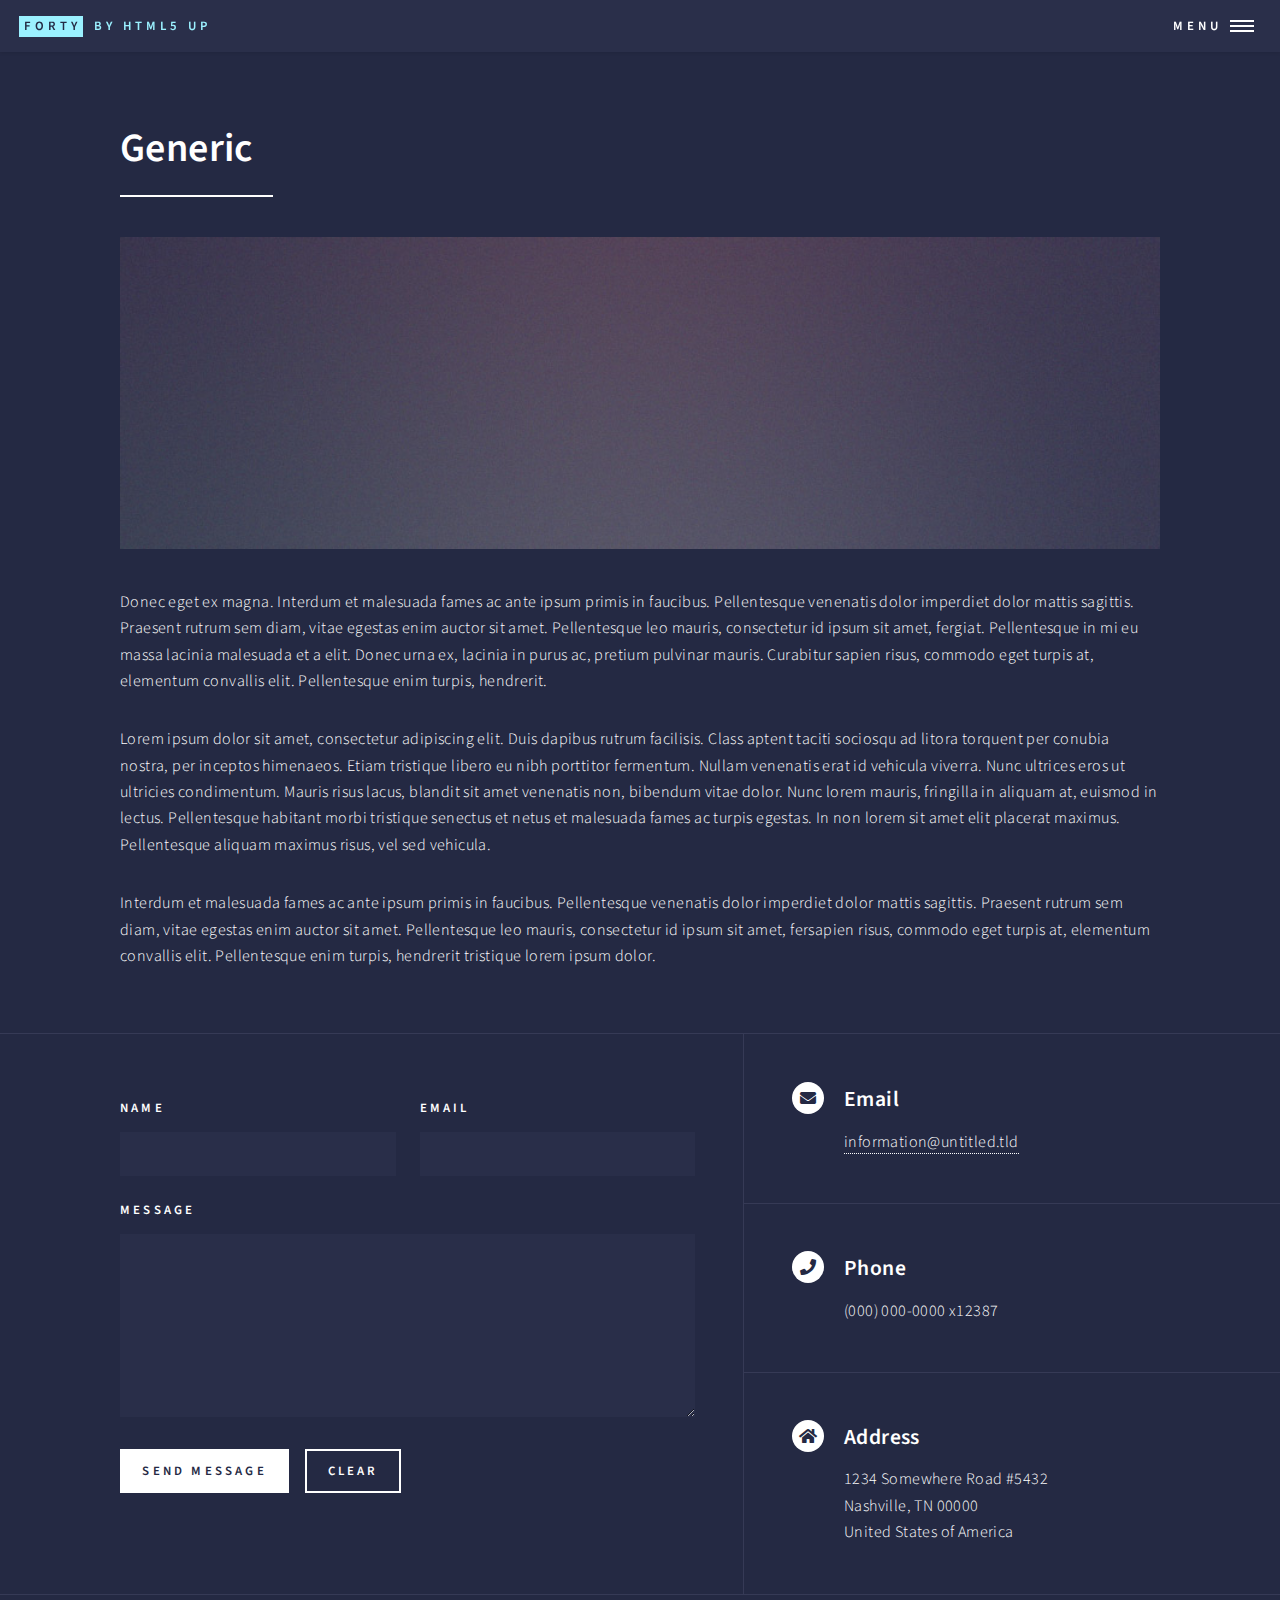
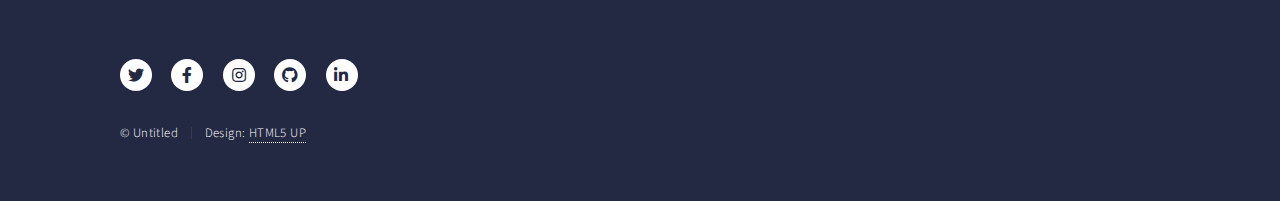
<file: generic.html>
<!DOCTYPE HTML>
<!--
	Forty by HTML5 UP
	html5up.net | @ajlkn
	Free for personal and commercial use under the CCA 3.0 license (html5up.net/license)
-->
<html>
	<head>
		<title>Generic - Forty by HTML5 UP</title>
		<meta charset="utf-8" />
		<meta name="viewport" content="width=device-width, initial-scale=1, user-scalable=no" />
		<link rel="stylesheet" href="assets/css/main.css" />
		<noscript><link rel="stylesheet" href="assets/css/noscript.css" /></noscript>
	</head>
	<body class="is-preload">

		<!-- Wrapper -->
			<div id="wrapper">

				<!-- Header -->
					<header id="header">
						<a href="index.html" class="logo"><strong>Forty</strong> <span>by HTML5 UP</span></a>
						<nav>
							<a href="#menu">Menu</a>
						</nav>
					</header>

				<!-- Menu -->
					<nav id="menu">
						<ul class="links">
							<li><a href="index.html">Home</a></li>
							<li><a href="landing.html">Landing</a></li>
							<li><a href="generic.html">Generic</a></li>
							<li><a href="elements.html">Elements</a></li>
						</ul>
						<ul class="actions stacked">
							<li><a href="#" class="button primary fit">Get Started</a></li>
							<li><a href="#" class="button fit">Log In</a></li>
						</ul>
					</nav>

				<!-- Main -->
					<div id="main" class="alt">

						<!-- One -->
							<section id="one">
								<div class="inner">
									<header class="major">
										<h1>Generic</h1>
									</header>
									<span class="image main"><img src="images/pic11.jpg" alt="" /></span>
									<p>Donec eget ex magna. Interdum et malesuada fames ac ante ipsum primis in faucibus. Pellentesque venenatis dolor imperdiet dolor mattis sagittis. Praesent rutrum sem diam, vitae egestas enim auctor sit amet. Pellentesque leo mauris, consectetur id ipsum sit amet, fergiat. Pellentesque in mi eu massa lacinia malesuada et a elit. Donec urna ex, lacinia in purus ac, pretium pulvinar mauris. Curabitur sapien risus, commodo eget turpis at, elementum convallis elit. Pellentesque enim turpis, hendrerit.</p>
									<p>Lorem ipsum dolor sit amet, consectetur adipiscing elit. Duis dapibus rutrum facilisis. Class aptent taciti sociosqu ad litora torquent per conubia nostra, per inceptos himenaeos. Etiam tristique libero eu nibh porttitor fermentum. Nullam venenatis erat id vehicula viverra. Nunc ultrices eros ut ultricies condimentum. Mauris risus lacus, blandit sit amet venenatis non, bibendum vitae dolor. Nunc lorem mauris, fringilla in aliquam at, euismod in lectus. Pellentesque habitant morbi tristique senectus et netus et malesuada fames ac turpis egestas. In non lorem sit amet elit placerat maximus. Pellentesque aliquam maximus risus, vel sed vehicula.</p>
									<p>Interdum et malesuada fames ac ante ipsum primis in faucibus. Pellentesque venenatis dolor imperdiet dolor mattis sagittis. Praesent rutrum sem diam, vitae egestas enim auctor sit amet. Pellentesque leo mauris, consectetur id ipsum sit amet, fersapien risus, commodo eget turpis at, elementum convallis elit. Pellentesque enim turpis, hendrerit tristique lorem ipsum dolor.</p>
								</div>
							</section>

					</div>

				<!-- Contact -->
					<section id="contact">
						<div class="inner">
							<section>
								<form method="post" action="#">
									<div class="fields">
										<div class="field half">
											<label for="name">Name</label>
											<input type="text" name="name" id="name" />
										</div>
										<div class="field half">
											<label for="email">Email</label>
											<input type="text" name="email" id="email" />
										</div>
										<div class="field">
											<label for="message">Message</label>
											<textarea name="message" id="message" rows="6"></textarea>
										</div>
									</div>
									<ul class="actions">
										<li><input type="submit" value="Send Message" class="primary" /></li>
										<li><input type="reset" value="Clear" /></li>
									</ul>
								</form>
							</section>
							<section class="split">
								<section>
									<div class="contact-method">
										<span class="icon solid alt fa-envelope"></span>
										<h3>Email</h3>
										<a href="#">information@untitled.tld</a>
									</div>
								</section>
								<section>
									<div class="contact-method">
										<span class="icon solid alt fa-phone"></span>
										<h3>Phone</h3>
										<span>(000) 000-0000 x12387</span>
									</div>
								</section>
								<section>
									<div class="contact-method">
										<span class="icon solid alt fa-home"></span>
										<h3>Address</h3>
										<span>1234 Somewhere Road #5432<br />
										Nashville, TN 00000<br />
										United States of America</span>
									</div>
								</section>
							</section>
						</div>
					</section>

				<!-- Footer -->
					<footer id="footer">
						<div class="inner">
							<ul class="icons">
								<li><a href="#" class="icon brands alt fa-twitter"><span class="label">Twitter</span></a></li>
								<li><a href="#" class="icon brands alt fa-facebook-f"><span class="label">Facebook</span></a></li>
								<li><a href="#" class="icon brands alt fa-instagram"><span class="label">Instagram</span></a></li>
								<li><a href="#" class="icon brands alt fa-github"><span class="label">GitHub</span></a></li>
								<li><a href="#" class="icon brands alt fa-linkedin-in"><span class="label">LinkedIn</span></a></li>
							</ul>
							<ul class="copyright">
								<li>&copy; Untitled</li><li>Design: <a href="https://html5up.net">HTML5 UP</a></li>
							</ul>
						</div>
					</footer>

			</div>

		<!-- Scripts -->
			<script src="assets/js/jquery.min.js"></script>
			<script src="assets/js/jquery.scrolly.min.js"></script>
			<script src="assets/js/jquery.scrollex.min.js"></script>
			<script src="assets/js/browser.min.js"></script>
			<script src="assets/js/breakpoints.min.js"></script>
			<script src="assets/js/util.js"></script>
			<script src="assets/js/main.js"></script>

	</body>
</html>
</file>
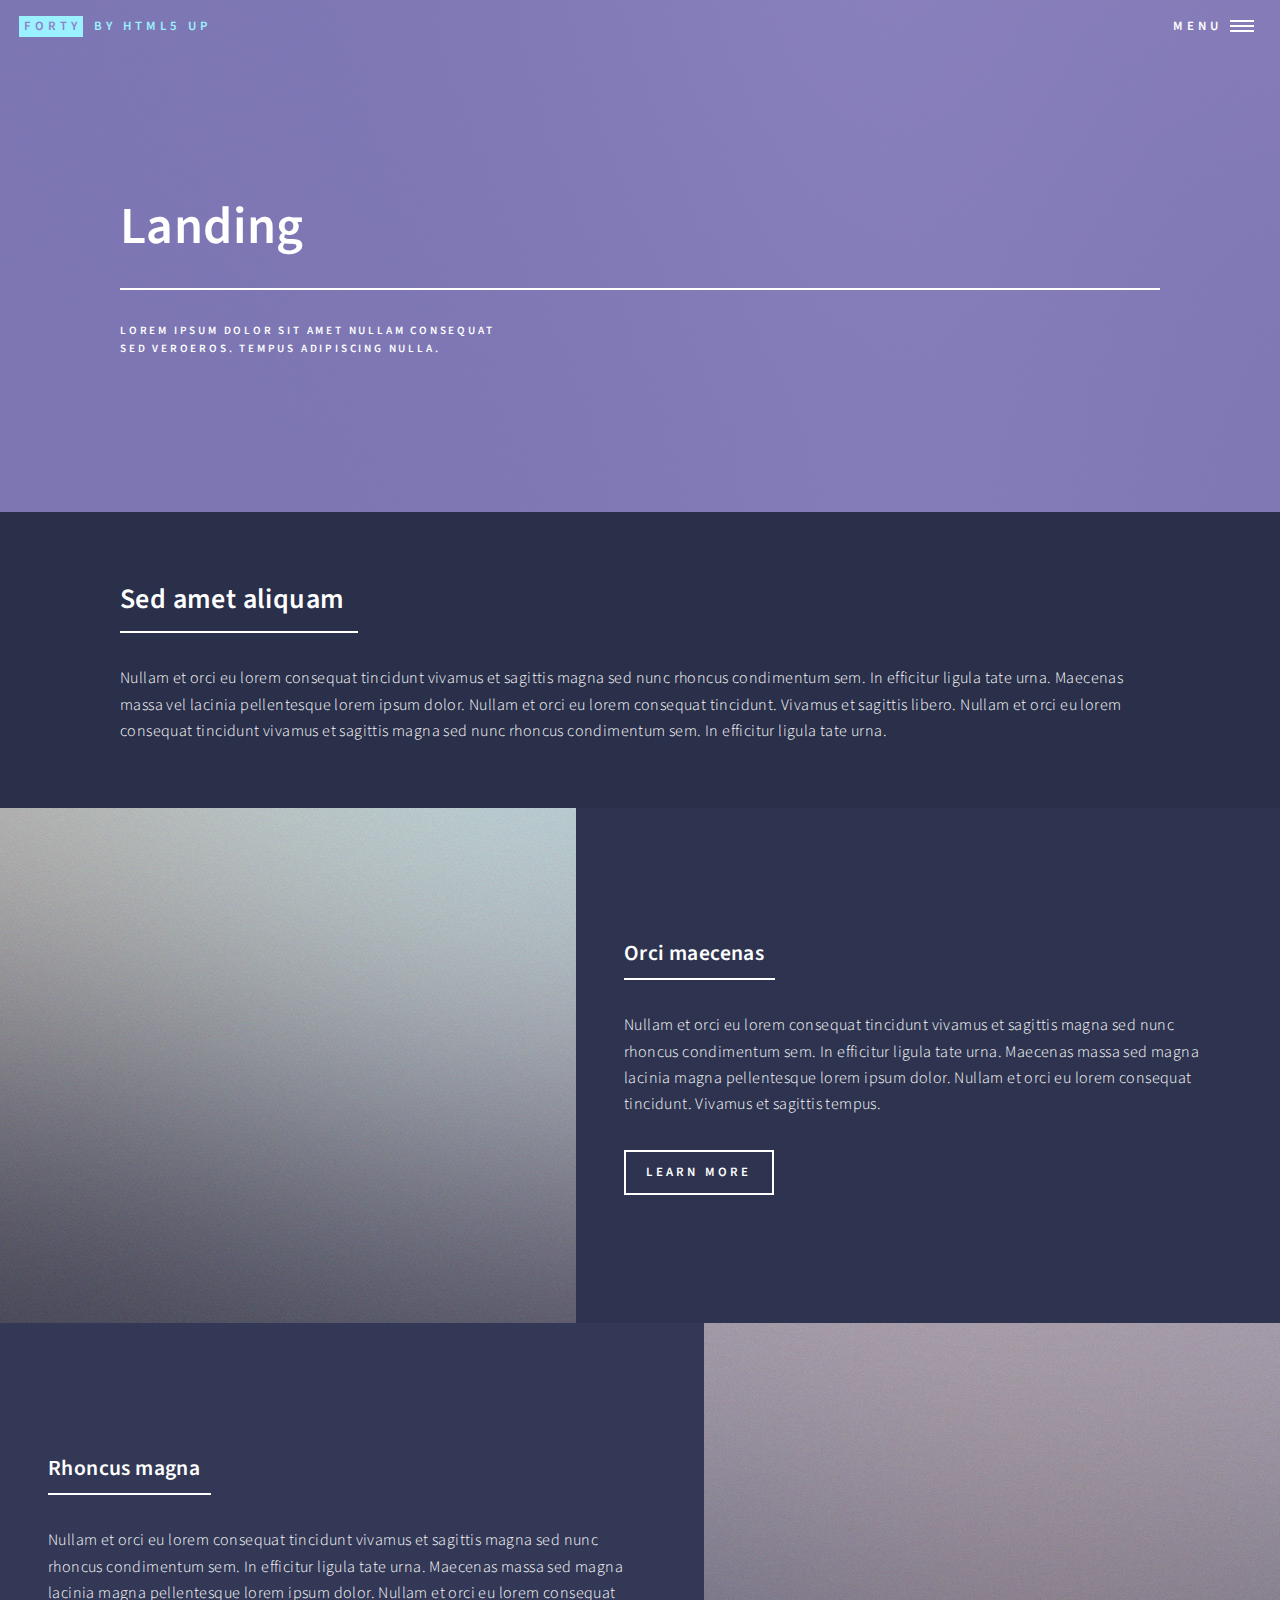
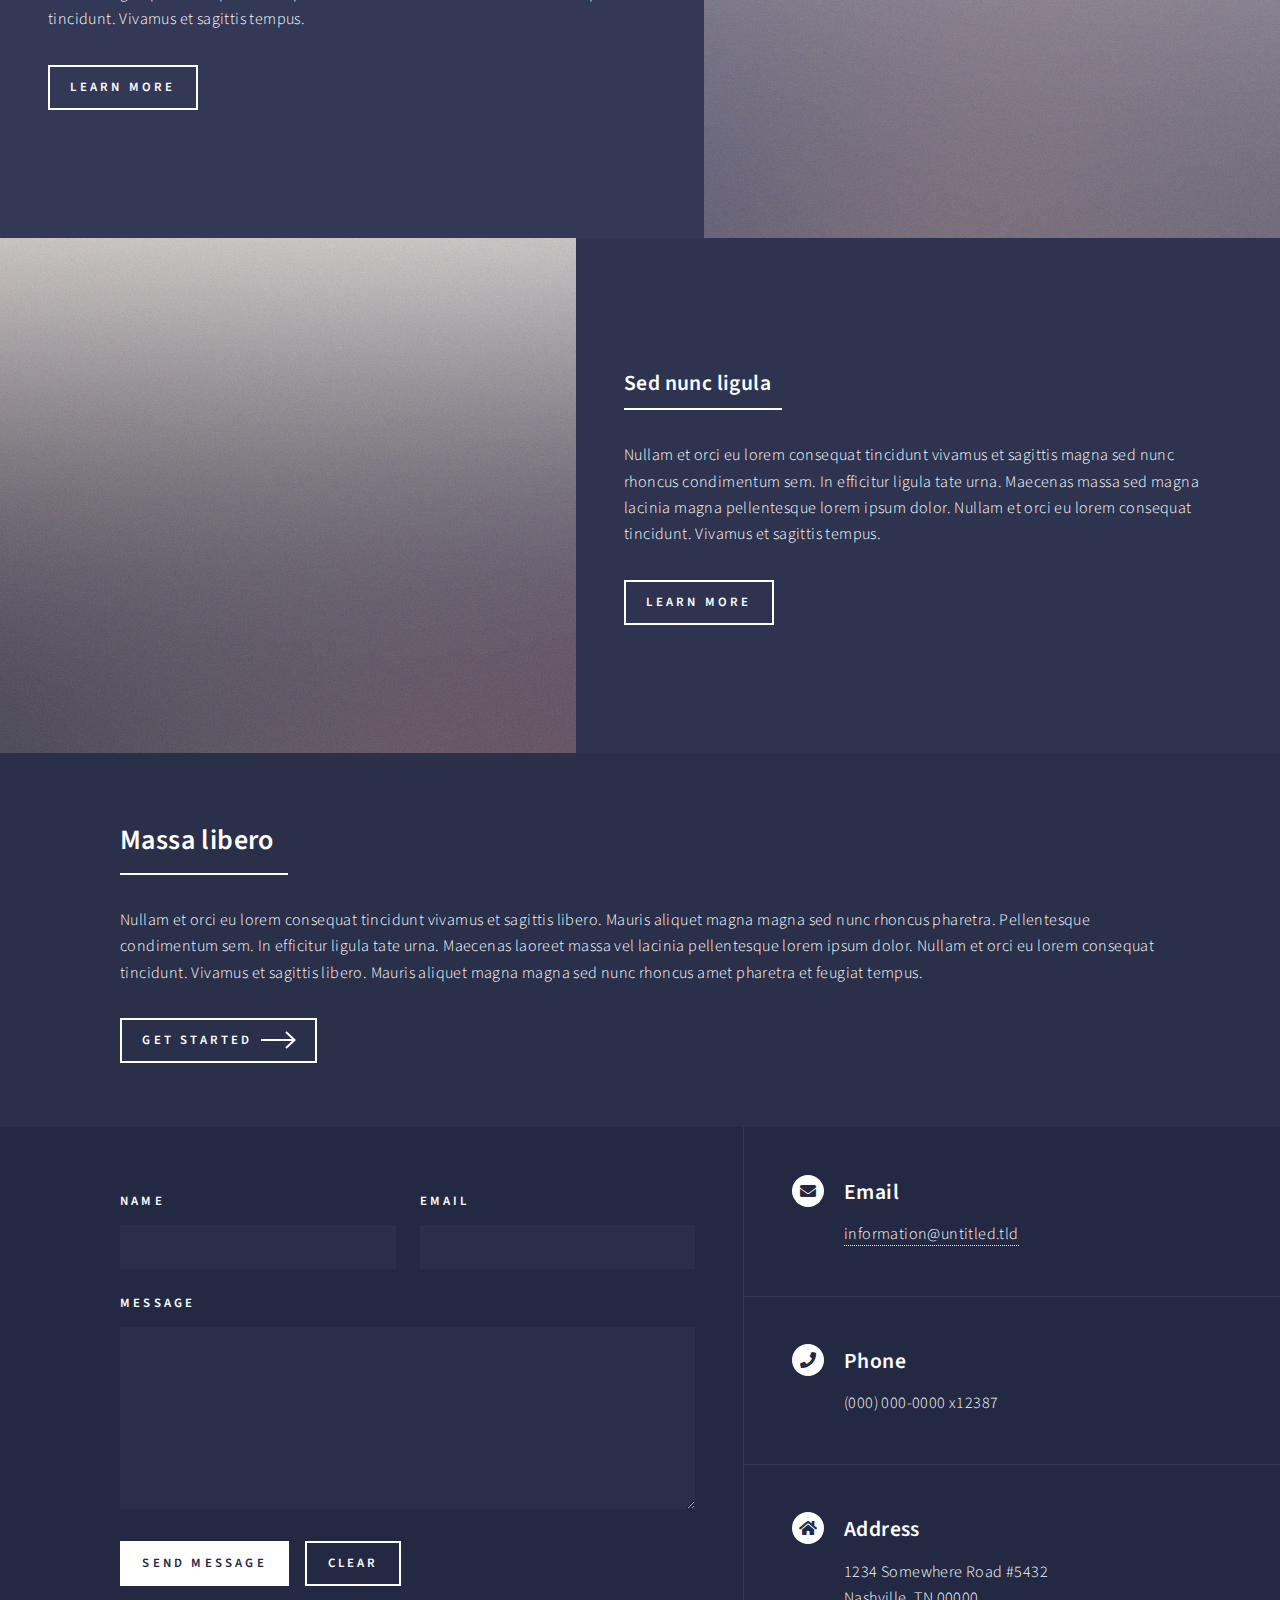
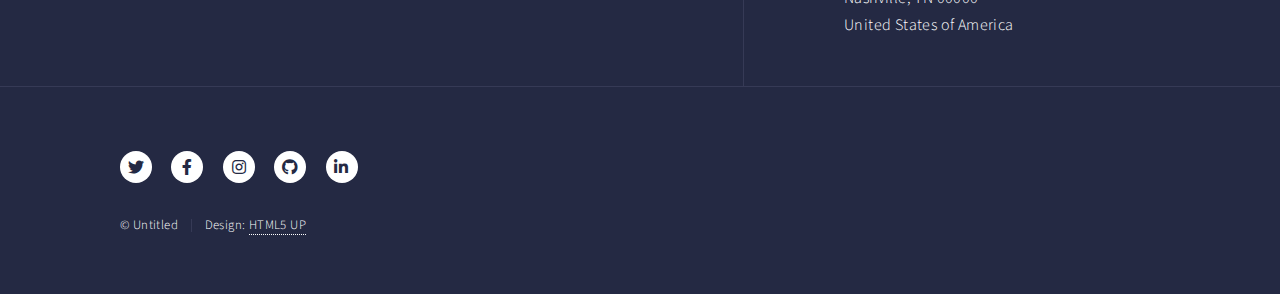
<file: landing.html>
<!DOCTYPE HTML>
<!--
	Forty by HTML5 UP
	html5up.net | @ajlkn
	Free for personal and commercial use under the CCA 3.0 license (html5up.net/license)
-->
<html>
	<head>
		<title>Landing - Forty by HTML5 UP</title>
		<meta charset="utf-8" />
		<meta name="viewport" content="width=device-width, initial-scale=1, user-scalable=no" />
		<link rel="stylesheet" href="assets/css/main.css" />
		<noscript><link rel="stylesheet" href="assets/css/noscript.css" /></noscript>
	</head>
	<body class="is-preload">

		<!-- Wrapper -->
			<div id="wrapper">

				<!-- Header -->
				<!-- Note: The "styleN" class below should match that of the banner element. -->
					<header id="header" class="alt style2">
						<a href="index.html" class="logo"><strong>Forty</strong> <span>by HTML5 UP</span></a>
						<nav>
							<a href="#menu">Menu</a>
						</nav>
					</header>

				<!-- Menu -->
					<nav id="menu">
						<ul class="links">
							<li><a href="index.html">Home</a></li>
							<li><a href="landing.html">Landing</a></li>
							<li><a href="generic.html">Generic</a></li>
							<li><a href="elements.html">Elements</a></li>
						</ul>
						<ul class="actions stacked">
							<li><a href="#" class="button primary fit">Get Started</a></li>
							<li><a href="#" class="button fit">Log In</a></li>
						</ul>
					</nav>

				<!-- Banner -->
				<!-- Note: The "styleN" class below should match that of the header element. -->
					<section id="banner" class="style2">
						<div class="inner">
							<span class="image">
								<img src="images/pic07.jpg" alt="" />
							</span>
							<header class="major">
								<h1>Landing</h1>
							</header>
							<div class="content">
								<p>Lorem ipsum dolor sit amet nullam consequat<br />
								sed veroeros. tempus adipiscing nulla.</p>
							</div>
						</div>
					</section>

				<!-- Main -->
					<div id="main">

						<!-- One -->
							<section id="one">
								<div class="inner">
									<header class="major">
										<h2>Sed amet aliquam</h2>
									</header>
									<p>Nullam et orci eu lorem consequat tincidunt vivamus et sagittis magna sed nunc rhoncus condimentum sem. In efficitur ligula tate urna. Maecenas massa vel lacinia pellentesque lorem ipsum dolor. Nullam et orci eu lorem consequat tincidunt. Vivamus et sagittis libero. Nullam et orci eu lorem consequat tincidunt vivamus et sagittis magna sed nunc rhoncus condimentum sem. In efficitur ligula tate urna.</p>
								</div>
							</section>

						<!-- Two -->
							<section id="two" class="spotlights">
								<section>
									<a href="generic.html" class="image">
										<img src="images/pic08.jpg" alt="" data-position="center center" />
									</a>
									<div class="content">
										<div class="inner">
											<header class="major">
												<h3>Orci maecenas</h3>
											</header>
											<p>Nullam et orci eu lorem consequat tincidunt vivamus et sagittis magna sed nunc rhoncus condimentum sem. In efficitur ligula tate urna. Maecenas massa sed magna lacinia magna pellentesque lorem ipsum dolor. Nullam et orci eu lorem consequat tincidunt. Vivamus et sagittis tempus.</p>
											<ul class="actions">
												<li><a href="generic.html" class="button">Learn more</a></li>
											</ul>
										</div>
									</div>
								</section>
								<section>
									<a href="generic.html" class="image">
										<img src="images/pic09.jpg" alt="" data-position="top center" />
									</a>
									<div class="content">
										<div class="inner">
											<header class="major">
												<h3>Rhoncus magna</h3>
											</header>
											<p>Nullam et orci eu lorem consequat tincidunt vivamus et sagittis magna sed nunc rhoncus condimentum sem. In efficitur ligula tate urna. Maecenas massa sed magna lacinia magna pellentesque lorem ipsum dolor. Nullam et orci eu lorem consequat tincidunt. Vivamus et sagittis tempus.</p>
											<ul class="actions">
												<li><a href="generic.html" class="button">Learn more</a></li>
											</ul>
										</div>
									</div>
								</section>
								<section>
									<a href="generic.html" class="image">
										<img src="images/pic10.jpg" alt="" data-position="25% 25%" />
									</a>
									<div class="content">
										<div class="inner">
											<header class="major">
												<h3>Sed nunc ligula</h3>
											</header>
											<p>Nullam et orci eu lorem consequat tincidunt vivamus et sagittis magna sed nunc rhoncus condimentum sem. In efficitur ligula tate urna. Maecenas massa sed magna lacinia magna pellentesque lorem ipsum dolor. Nullam et orci eu lorem consequat tincidunt. Vivamus et sagittis tempus.</p>
											<ul class="actions">
												<li><a href="generic.html" class="button">Learn more</a></li>
											</ul>
										</div>
									</div>
								</section>
							</section>

						<!-- Three -->
							<section id="three">
								<div class="inner">
									<header class="major">
										<h2>Massa libero</h2>
									</header>
									<p>Nullam et orci eu lorem consequat tincidunt vivamus et sagittis libero. Mauris aliquet magna magna sed nunc rhoncus pharetra. Pellentesque condimentum sem. In efficitur ligula tate urna. Maecenas laoreet massa vel lacinia pellentesque lorem ipsum dolor. Nullam et orci eu lorem consequat tincidunt. Vivamus et sagittis libero. Mauris aliquet magna magna sed nunc rhoncus amet pharetra et feugiat tempus.</p>
									<ul class="actions">
										<li><a href="generic.html" class="button next">Get Started</a></li>
									</ul>
								</div>
							</section>

					</div>

				<!-- Contact -->
					<section id="contact">
						<div class="inner">
							<section>
								<form method="post" action="#">
									<div class="fields">
										<div class="field half">
											<label for="name">Name</label>
											<input type="text" name="name" id="name" />
										</div>
										<div class="field half">
											<label for="email">Email</label>
											<input type="text" name="email" id="email" />
										</div>
										<div class="field">
											<label for="message">Message</label>
											<textarea name="message" id="message" rows="6"></textarea>
										</div>
									</div>
									<ul class="actions">
										<li><input type="submit" value="Send Message" class="primary" /></li>
										<li><input type="reset" value="Clear" /></li>
									</ul>
								</form>
							</section>
							<section class="split">
								<section>
									<div class="contact-method">
										<span class="icon solid alt fa-envelope"></span>
										<h3>Email</h3>
										<a href="#">information@untitled.tld</a>
									</div>
								</section>
								<section>
									<div class="contact-method">
										<span class="icon solid alt fa-phone"></span>
										<h3>Phone</h3>
										<span>(000) 000-0000 x12387</span>
									</div>
								</section>
								<section>
									<div class="contact-method">
										<span class="icon solid alt fa-home"></span>
										<h3>Address</h3>
										<span>1234 Somewhere Road #5432<br />
										Nashville, TN 00000<br />
										United States of America</span>
									</div>
								</section>
							</section>
						</div>
					</section>

				<!-- Footer -->
					<footer id="footer">
						<div class="inner">
							<ul class="icons">
								<li><a href="#" class="icon brands alt fa-twitter"><span class="label">Twitter</span></a></li>
								<li><a href="#" class="icon brands alt fa-facebook-f"><span class="label">Facebook</span></a></li>
								<li><a href="#" class="icon brands alt fa-instagram"><span class="label">Instagram</span></a></li>
								<li><a href="#" class="icon brands alt fa-github"><span class="label">GitHub</span></a></li>
								<li><a href="#" class="icon brands alt fa-linkedin-in"><span class="label">LinkedIn</span></a></li>
							</ul>
							<ul class="copyright">
								<li>&copy; Untitled</li><li>Design: <a href="https://html5up.net">HTML5 UP</a></li>
							</ul>
						</div>
					</footer>

			</div>

		<!-- Scripts -->
			<script src="assets/js/jquery.min.js"></script>
			<script src="assets/js/jquery.scrolly.min.js"></script>
			<script src="assets/js/jquery.scrollex.min.js"></script>
			<script src="assets/js/browser.min.js"></script>
			<script src="assets/js/breakpoints.min.js"></script>
			<script src="assets/js/util.js"></script>
			<script src="assets/js/main.js"></script>

	</body>
</html>
</file>
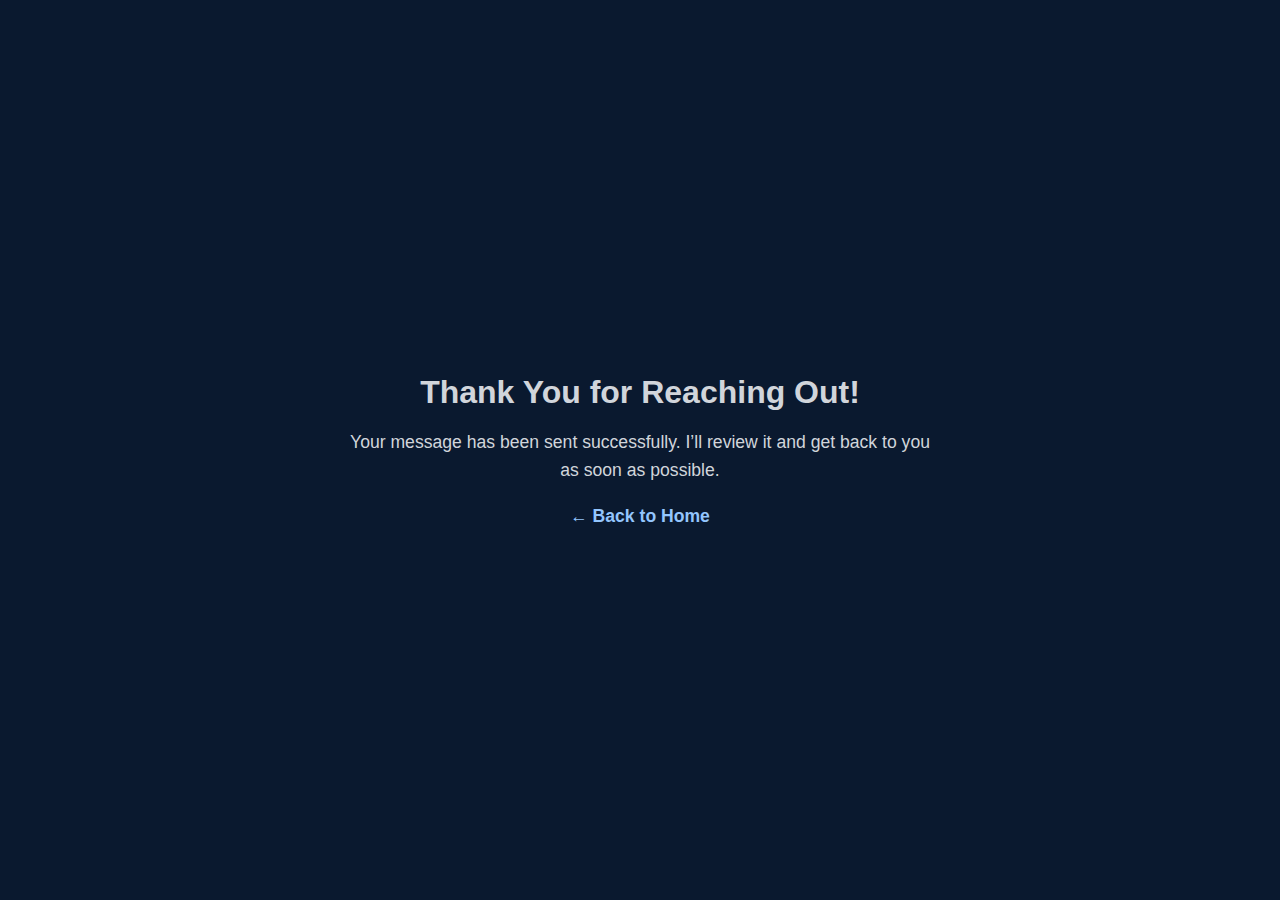
<file: thank-you.html>
<!DOCTYPE html>
<html lang="en">
<head>
  <meta charset="UTF-8" />
  <meta name="viewport" content="width=device-width, initial-scale=1.0" />
  <title>Thank You</title>
  <style>
    body {
      margin: 0;
      padding: 0;
      background-color: #0A192F; /* dark blue to match your portfolio */
      color: #D1D5DB; /* soft light gray for readability */
      font-family: 'Segoe UI', Tahoma, Geneva, Verdana, sans-serif;
      display: flex;
      justify-content: center;
      align-items: center;
      height: 100vh;
      text-align: center;
    }

    .container {
      max-width: 600px;
      padding: 2rem;
    }

    h1 {
      font-size: 2rem;
      margin-bottom: 1rem;
    }

    p {
      font-size: 1.1rem;
      line-height: 1.6;
    }

    a {
      color: #93C5FD;
      text-decoration: none;
      font-weight: bold;
    }

    a:hover {
      text-decoration: underline;
    }
  </style>
</head>
<body>
  <div class="container">
    <h1>Thank You for Reaching Out!</h1>
    <p>Your message has been sent successfully. I’ll review it and get back to you as soon as possible.</p>
    <p><a href="index.html">← Back to Home</a></p>
  </div>
</body>
</html>
</file>
<file: assets/css/noscript.css>
/*
	Forty by HTML5 UP
	html5up.net | @ajlkn
	Free for personal and commercial use under the CCA 3.0 license (html5up.net/license)
*/

/* Banner */

	body.is-preload #banner:after {
		opacity: 0.85;
	}

	body.is-preload #banner > .inner {
		-moz-filter: none;
		-webkit-filter: none;
		-ms-filter: none;
		filter: none;
		-moz-transform: none;
		-webkit-transform: none;
		-ms-transform: none;
		transform: none;
		opacity: 1;
	}
</file>
<file: assets/css/main.css>
@import url(fontawesome-all.min.css);
@import url("https://fonts.googleapis.com/css?family=Source+Sans+Pro:300,300italic,600,600italic");

/*
	Forty by HTML5 UP
	html5up.net | @ajlkn
	Free for personal and commercial use under the CCA 3.0 license (html5up.net/license)
*/

html, body, div, span, applet, object,
iframe, h1, h2, h3, h4, h5, h6, p, blockquote,
pre, a, abbr, acronym, address, big, cite,
code, del, dfn, em, img, ins, kbd, q, s, samp,
small, strike, strong, sub, sup, tt, var, b,
u, i, center, dl, dt, dd, ol, ul, li, fieldset,
form, label, legend, table, caption, tbody,
tfoot, thead, tr, th, td, article, aside,
canvas, details, embed, figure, figcaption,
footer, header, hgroup, menu, nav, output, ruby,
section, summary, time, mark, audio, video {
	margin: 0;
	padding: 0;
	border: 0;
	font-size: 100%;
	font: inherit;
	vertical-align: baseline;}

article, aside, details, figcaption, figure,
footer, header, hgroup, menu, nav, section {
	display: block;}

body {
	line-height: 1;
}

ol, ul {
	list-style: none;
}

blockquote, q {
	quotes: none;
}

	blockquote:before, blockquote:after, q:before, q:after {
		content: '';
		content: none;
	}

table {
	border-collapse: collapse;
	border-spacing: 0;
}

body {
	-webkit-text-size-adjust: none;
}

mark {
	background-color: transparent;
	color: inherit;
}

input::-moz-focus-inner {
	border: 0;
	padding: 0;
}

input, select, textarea {
	-moz-appearance: none;
	-webkit-appearance: none;
	-ms-appearance: none;
	appearance: none;
}

/* Basic */

	@-ms-viewport {
		width: device-width;
	}

	body {
		-ms-overflow-style: scrollbar;
	}

	@media screen and (max-width: 480px) {

		html, body {
			min-width: 320px;
		}

	}

	html {
		box-sizing: border-box;
	}

	*, *:before, *:after {
		box-sizing: inherit;
	}

	body {
		background: #242943;
	}

		body.is-preload *, body.is-preload *:before, body.is-preload *:after {
			-moz-animation: none !important;
			-webkit-animation: none !important;
			-ms-animation: none !important;
			animation: none !important;
			-moz-transition: none !important;
			-webkit-transition: none !important;
			-ms-transition: none !important;
			transition: none !important;
		}

/* Type */

	body, input, select, textarea {
		color: #ffffff;
		font-family: "Source Sans Pro", Helvetica, sans-serif;
		font-size: 17pt;
		font-weight: 300;
		letter-spacing: 0.025em;
		line-height: 1.65;
	}

		@media screen and (max-width: 1680px) {

			body, input, select, textarea {
				font-size: 14pt;
			}

		}

		@media screen and (max-width: 1280px) {

			body, input, select, textarea {
				font-size: 12pt;
			}

		}

		@media screen and (max-width: 360px) {

			body, input, select, textarea {
				font-size: 11pt;
			}

		}

	a {
		-moz-transition: color 0.2s ease-in-out, border-bottom-color 0.2s ease-in-out;
		-webkit-transition: color 0.2s ease-in-out, border-bottom-color 0.2s ease-in-out;
		-ms-transition: color 0.2s ease-in-out, border-bottom-color 0.2s ease-in-out;
		transition: color 0.2s ease-in-out, border-bottom-color 0.2s ease-in-out;
		border-bottom: dotted 1px;
		color: inherit;
		text-decoration: none;
	}

		a:hover {
			border-bottom-color: transparent;
			color: #9bf1ff !important;
		}

		a:active {
			color: #53e3fb !important;
		}

	strong, b {
		color: #ffffff;
		font-weight: 600;
	}

	em, i {
		font-style: italic;
	}

	p {
		margin: 0 0 2em 0;
	}

	h1, h2, h3, h4, h5, h6 {
		color: #ffffff;
		font-weight: 600;
		line-height: 1.65;
		margin: 0 0 1em 0;
	}

		h1 a, h2 a, h3 a, h4 a, h5 a, h6 a {
			color: inherit;
			border-bottom: 0;
		}

	h1 {
		font-size: 2.5em;
	}

	h2 {
		font-size: 1.75em;
	}

	h3 {
		font-size: 1.35em;
	}

	h4 {
		font-size: 1.1em;
	}

	h5 {
		font-size: 0.9em;
	}

	h6 {
		font-size: 0.7em;
	}

	@media screen and (max-width: 736px) {

		h1 {
			font-size: 2em;
		}

		h2 {
			font-size: 1.5em;
		}

		h3 {
			font-size: 1.25em;
		}

	}

	sub {
		font-size: 0.8em;
		position: relative;
		top: 0.5em;
	}

	sup {
		font-size: 0.8em;
		position: relative;
		top: -0.5em;
	}

	blockquote {
		border-left: solid 4px rgba(212, 212, 255, 0.1);
		font-style: italic;
		margin: 0 0 2em 0;
		padding: 0.5em 0 0.5em 2em;
	}

	code {
		background: rgba(212, 212, 255, 0.035);
		font-family: "Courier New", monospace;
		font-size: 0.9em;
		margin: 0 0.25em;
		padding: 0.25em 0.65em;
	}

	pre {
		-webkit-overflow-scrolling: touch;
		font-family: "Courier New", monospace;
		font-size: 0.9em;
		margin: 0 0 2em 0;
	}

		pre code {
			display: block;
			line-height: 1.75;
			padding: 1em 1.5em;
			overflow-x: auto;
		}

	hr {
		border: 0;
		border-bottom: solid 1px rgba(212, 212, 255, 0.1);
		margin: 2em 0;
	}

		hr.major {
			margin: 3em 0;
		}

	.align-left {
		text-align: left;
	}

	.align-center {
		text-align: center;
	}

	.align-right {
		text-align: right;
	}

/* Row */

	.row {
		display: flex;
		flex-wrap: wrap;
		box-sizing: border-box;
		align-items: stretch;
	}

		.row > * {
			box-sizing: border-box;
		}

		.row.gtr-uniform > * > :last-child {
			margin-bottom: 0;
		}

		.row.aln-left {
			justify-content: flex-start;
		}

		.row.aln-center {
			justify-content: center;
		}

		.row.aln-right {
			justify-content: flex-end;
		}

		.row.aln-top {
			align-items: flex-start;
		}

		.row.aln-middle {
			align-items: center;
		}

		.row.aln-bottom {
			align-items: flex-end;
		}

		.row > .imp {
			order: -1;
		}

		.row > .col-1 {
			width: 8.33333%;
		}

		.row > .off-1 {
			margin-left: 8.33333%;
		}

		.row > .col-2 {
			width: 16.66667%;
		}

		.row > .off-2 {
			margin-left: 16.66667%;
		}

		.row > .col-3 {
			width: 25%;
		}

		.row > .off-3 {
			margin-left: 25%;
		}

		.row > .col-4 {
			width: 33.33333%;
		}

		.row > .off-4 {
			margin-left: 33.33333%;
		}

		.row > .col-5 {
			width: 41.66667%;
		}

		.row > .off-5 {
			margin-left: 41.66667%;
		}

		.row > .col-6 {
			width: 50%;
		}

		.row > .off-6 {
			margin-left: 50%;
		}

		.row > .col-7 {
			width: 58.33333%;
		}

		.row > .off-7 {
			margin-left: 58.33333%;
		}

		.row > .col-8 {
			width: 66.66667%;
		}

		.row > .off-8 {
			margin-left: 66.66667%;
		}

		.row > .col-9 {
			width: 75%;
		}

		.row > .off-9 {
			margin-left: 75%;
		}

		.row > .col-10 {
			width: 83.33333%;
		}

		.row > .off-10 {
			margin-left: 83.33333%;
		}

		.row > .col-11 {
			width: 91.66667%;
		}

		.row > .off-11 {
			margin-left: 91.66667%;
		}

		.row > .col-12 {
			width: 100%;
		}

		.row > .off-12 {
			margin-left: 100%;
		}

		.row.gtr-0 {
			margin-top: 0;
			margin-left: 0em;
		}

			.row.gtr-0 > * {
				padding: 0 0 0 0em;
			}

			.row.gtr-0.gtr-uniform {
				margin-top: 0em;
			}

				.row.gtr-0.gtr-uniform > * {
					padding-top: 0em;
				}

		.row.gtr-25 {
			margin-top: 0;
			margin-left: -0.5em;
		}

			.row.gtr-25 > * {
				padding: 0 0 0 0.5em;
			}

			.row.gtr-25.gtr-uniform {
				margin-top: -0.5em;
			}

				.row.gtr-25.gtr-uniform > * {
					padding-top: 0.5em;
				}

		.row.gtr-50 {
			margin-top: 0;
			margin-left: -1em;
		}

			.row.gtr-50 > * {
				padding: 0 0 0 1em;
			}

			.row.gtr-50.gtr-uniform {
				margin-top: -1em;
			}

				.row.gtr-50.gtr-uniform > * {
					padding-top: 1em;
				}

		.row {
			margin-top: 0;
			margin-left: -2em;
		}

			.row > * {
				padding: 0 0 0 2em;
			}

			.row.gtr-uniform {
				margin-top: -2em;
			}

				.row.gtr-uniform > * {
					padding-top: 2em;
				}

		.row.gtr-150 {
			margin-top: 0;
			margin-left: -3em;
		}

			.row.gtr-150 > * {
				padding: 0 0 0 3em;
			}

			.row.gtr-150.gtr-uniform {
				margin-top: -3em;
			}

				.row.gtr-150.gtr-uniform > * {
					padding-top: 3em;
				}

		.row.gtr-200 {
			margin-top: 0;
			margin-left: -4em;
		}

			.row.gtr-200 > * {
				padding: 0 0 0 4em;
			}

			.row.gtr-200.gtr-uniform {
				margin-top: -4em;
			}

				.row.gtr-200.gtr-uniform > * {
					padding-top: 4em;
				}

		@media screen and (max-width: 1680px) {

			.row {
				display: flex;
				flex-wrap: wrap;
				box-sizing: border-box;
				align-items: stretch;
			}

				.row > * {
					box-sizing: border-box;
				}

				.row.gtr-uniform > * > :last-child {
					margin-bottom: 0;
				}

				.row.aln-left {
					justify-content: flex-start;
				}

				.row.aln-center {
					justify-content: center;
				}

				.row.aln-right {
					justify-content: flex-end;
				}

				.row.aln-top {
					align-items: flex-start;
				}

				.row.aln-middle {
					align-items: center;
				}

				.row.aln-bottom {
					align-items: flex-end;
				}

				.row > .imp-xlarge {
					order: -1;
				}

				.row > .col-1-xlarge {
					width: 8.33333%;
				}

				.row > .off-1-xlarge {
					margin-left: 8.33333%;
				}

				.row > .col-2-xlarge {
					width: 16.66667%;
				}

				.row > .off-2-xlarge {
					margin-left: 16.66667%;
				}

				.row > .col-3-xlarge {
					width: 25%;
				}

				.row > .off-3-xlarge {
					margin-left: 25%;
				}

				.row > .col-4-xlarge {
					width: 33.33333%;
				}

				.row > .off-4-xlarge {
					margin-left: 33.33333%;
				}

				.row > .col-5-xlarge {
					width: 41.66667%;
				}

				.row > .off-5-xlarge {
					margin-left: 41.66667%;
				}

				.row > .col-6-xlarge {
					width: 50%;
				}

				.row > .off-6-xlarge {
					margin-left: 50%;
				}

				.row > .col-7-xlarge {
					width: 58.33333%;
				}

				.row > .off-7-xlarge {
					margin-left: 58.33333%;
				}

				.row > .col-8-xlarge {
					width: 66.66667%;
				}

				.row > .off-8-xlarge {
					margin-left: 66.66667%;
				}

				.row > .col-9-xlarge {
					width: 75%;
				}

				.row > .off-9-xlarge {
					margin-left: 75%;
				}

				.row > .col-10-xlarge {
					width: 83.33333%;
				}

				.row > .off-10-xlarge {
					margin-left: 83.33333%;
				}

				.row > .col-11-xlarge {
					width: 91.66667%;
				}

				.row > .off-11-xlarge {
					margin-left: 91.66667%;
				}

				.row > .col-12-xlarge {
					width: 100%;
				}

				.row > .off-12-xlarge {
					margin-left: 100%;
				}

				.row.gtr-0 {
					margin-top: 0;
					margin-left: 0em;
				}

					.row.gtr-0 > * {
						padding: 0 0 0 0em;
					}

					.row.gtr-0.gtr-uniform {
						margin-top: 0em;
					}

						.row.gtr-0.gtr-uniform > * {
							padding-top: 0em;
						}

				.row.gtr-25 {
					margin-top: 0;
					margin-left: -0.5em;
				}

					.row.gtr-25 > * {
						padding: 0 0 0 0.5em;
					}

					.row.gtr-25.gtr-uniform {
						margin-top: -0.5em;
					}

						.row.gtr-25.gtr-uniform > * {
							padding-top: 0.5em;
						}

				.row.gtr-50 {
					margin-top: 0;
					margin-left: -1em;
				}

					.row.gtr-50 > * {
						padding: 0 0 0 1em;
					}

					.row.gtr-50.gtr-uniform {
						margin-top: -1em;
					}

						.row.gtr-50.gtr-uniform > * {
							padding-top: 1em;
						}

				.row {
					margin-top: 0;
					margin-left: -2em;
				}

					.row > * {
						padding: 0 0 0 2em;
					}

					.row.gtr-uniform {
						margin-top: -2em;
					}

						.row.gtr-uniform > * {
							padding-top: 2em;
						}

				.row.gtr-150 {
					margin-top: 0;
					margin-left: -3em;
				}

					.row.gtr-150 > * {
						padding: 0 0 0 3em;
					}

					.row.gtr-150.gtr-uniform {
						margin-top: -3em;
					}

						.row.gtr-150.gtr-uniform > * {
							padding-top: 3em;
						}

				.row.gtr-200 {
					margin-top: 0;
					margin-left: -4em;
				}

					.row.gtr-200 > * {
						padding: 0 0 0 4em;
					}

					.row.gtr-200.gtr-uniform {
						margin-top: -4em;
					}

						.row.gtr-200.gtr-uniform > * {
							padding-top: 4em;
						}

		}

		@media screen and (max-width: 1280px) {

			.row {
				display: flex;
				flex-wrap: wrap;
				box-sizing: border-box;
				align-items: stretch;
			}

				.row > * {
					box-sizing: border-box;
				}

				.row.gtr-uniform > * > :last-child {
					margin-bottom: 0;
				}

				.row.aln-left {
					justify-content: flex-start;
				}

				.row.aln-center {
					justify-content: center;
				}

				.row.aln-right {
					justify-content: flex-end;
				}

				.row.aln-top {
					align-items: flex-start;
				}

				.row.aln-middle {
					align-items: center;
				}

				.row.aln-bottom {
					align-items: flex-end;
				}

				.row > .imp-large {
					order: -1;
				}

				.row > .col-1-large {
					width: 8.33333%;
				}

				.row > .off-1-large {
					margin-left: 8.33333%;
				}

				.row > .col-2-large {
					width: 16.66667%;
				}

				.row > .off-2-large {
					margin-left: 16.66667%;
				}

				.row > .col-3-large {
					width: 25%;
				}

				.row > .off-3-large {
					margin-left: 25%;
				}

				.row > .col-4-large {
					width: 33.33333%;
				}

				.row > .off-4-large {
					margin-left: 33.33333%;
				}

				.row > .col-5-large {
					width: 41.66667%;
				}

				.row > .off-5-large {
					margin-left: 41.66667%;
				}

				.row > .col-6-large {
					width: 50%;
				}

				.row > .off-6-large {
					margin-left: 50%;
				}

				.row > .col-7-large {
					width: 58.33333%;
				}

				.row > .off-7-large {
					margin-left: 58.33333%;
				}

				.row > .col-8-large {
					width: 66.66667%;
				}

				.row > .off-8-large {
					margin-left: 66.66667%;
				}

				.row > .col-9-large {
					width: 75%;
				}

				.row > .off-9-large {
					margin-left: 75%;
				}

				.row > .col-10-large {
					width: 83.33333%;
				}

				.row > .off-10-large {
					margin-left: 83.33333%;
				}

				.row > .col-11-large {
					width: 91.66667%;
				}

				.row > .off-11-large {
					margin-left: 91.66667%;
				}

				.row > .col-12-large {
					width: 100%;
				}

				.row > .off-12-large {
					margin-left: 100%;
				}

				.row.gtr-0 {
					margin-top: 0;
					margin-left: 0em;
				}

					.row.gtr-0 > * {
						padding: 0 0 0 0em;
					}

					.row.gtr-0.gtr-uniform {
						margin-top: 0em;
					}

						.row.gtr-0.gtr-uniform > * {
							padding-top: 0em;
						}

				.row.gtr-25 {
					margin-top: 0;
					margin-left: -0.375em;
				}

					.row.gtr-25 > * {
						padding: 0 0 0 0.375em;
					}

					.row.gtr-25.gtr-uniform {
						margin-top: -0.375em;
					}

						.row.gtr-25.gtr-uniform > * {
							padding-top: 0.375em;
						}

				.row.gtr-50 {
					margin-top: 0;
					margin-left: -0.75em;
				}

					.row.gtr-50 > * {
						padding: 0 0 0 0.75em;
					}

					.row.gtr-50.gtr-uniform {
						margin-top: -0.75em;
					}

						.row.gtr-50.gtr-uniform > * {
							padding-top: 0.75em;
						}

				.row {
					margin-top: 0;
					margin-left: -1.5em;
				}

					.row > * {
						padding: 0 0 0 1.5em;
					}

					.row.gtr-uniform {
						margin-top: -1.5em;
					}

						.row.gtr-uniform > * {
							padding-top: 1.5em;
						}

				.row.gtr-150 {
					margin-top: 0;
					margin-left: -2.25em;
				}

					.row.gtr-150 > * {
						padding: 0 0 0 2.25em;
					}

					.row.gtr-150.gtr-uniform {
						margin-top: -2.25em;
					}

						.row.gtr-150.gtr-uniform > * {
							padding-top: 2.25em;
						}

				.row.gtr-200 {
					margin-top: 0;
					margin-left: -3em;
				}

					.row.gtr-200 > * {
						padding: 0 0 0 3em;
					}

					.row.gtr-200.gtr-uniform {
						margin-top: -3em;
					}

						.row.gtr-200.gtr-uniform > * {
							padding-top: 3em;
						}

		}

		@media screen and (max-width: 980px) {

			.row {
				display: flex;
				flex-wrap: wrap;
				box-sizing: border-box;
				align-items: stretch;
			}

				.row > * {
					box-sizing: border-box;
				}

				.row.gtr-uniform > * > :last-child {
					margin-bottom: 0;
				}

				.row.aln-left {
					justify-content: flex-start;
				}

				.row.aln-center {
					justify-content: center;
				}

				.row.aln-right {
					justify-content: flex-end;
				}

				.row.aln-top {
					align-items: flex-start;
				}

				.row.aln-middle {
					align-items: center;
				}

				.row.aln-bottom {
					align-items: flex-end;
				}

				.row > .imp-medium {
					order: -1;
				}

				.row > .col-1-medium {
					width: 8.33333%;
				}

				.row > .off-1-medium {
					margin-left: 8.33333%;
				}

				.row > .col-2-medium {
					width: 16.66667%;
				}

				.row > .off-2-medium {
					margin-left: 16.66667%;
				}

				.row > .col-3-medium {
					width: 25%;
				}

				.row > .off-3-medium {
					margin-left: 25%;
				}

				.row > .col-4-medium {
					width: 33.33333%;
				}

				.row > .off-4-medium {
					margin-left: 33.33333%;
				}

				.row > .col-5-medium {
					width: 41.66667%;
				}

				.row > .off-5-medium {
					margin-left: 41.66667%;
				}

				.row > .col-6-medium {
					width: 50%;
				}

				.row > .off-6-medium {
					margin-left: 50%;
				}

				.row > .col-7-medium {
					width: 58.33333%;
				}

				.row > .off-7-medium {
					margin-left: 58.33333%;
				}

				.row > .col-8-medium {
					width: 66.66667%;
				}

				.row > .off-8-medium {
					margin-left: 66.66667%;
				}

				.row > .col-9-medium {
					width: 75%;
				}

				.row > .off-9-medium {
					margin-left: 75%;
				}

				.row > .col-10-medium {
					width: 83.33333%;
				}

				.row > .off-10-medium {
					margin-left: 83.33333%;
				}

				.row > .col-11-medium {
					width: 91.66667%;
				}

				.row > .off-11-medium {
					margin-left: 91.66667%;
				}

				.row > .col-12-medium {
					width: 100%;
				}

				.row > .off-12-medium {
					margin-left: 100%;
				}

				.row.gtr-0 {
					margin-top: 0;
					margin-left: 0em;
				}

					.row.gtr-0 > * {
						padding: 0 0 0 0em;
					}

					.row.gtr-0.gtr-uniform {
						margin-top: 0em;
					}

						.row.gtr-0.gtr-uniform > * {
							padding-top: 0em;
						}

				.row.gtr-25 {
					margin-top: 0;
					margin-left: -0.375em;
				}

					.row.gtr-25 > * {
						padding: 0 0 0 0.375em;
					}

					.row.gtr-25.gtr-uniform {
						margin-top: -0.375em;
					}

						.row.gtr-25.gtr-uniform > * {
							padding-top: 0.375em;
						}

				.row.gtr-50 {
					margin-top: 0;
					margin-left: -0.75em;
				}

					.row.gtr-50 > * {
						padding: 0 0 0 0.75em;
					}

					.row.gtr-50.gtr-uniform {
						margin-top: -0.75em;
					}

						.row.gtr-50.gtr-uniform > * {
							padding-top: 0.75em;
						}

				.row {
					margin-top: 0;
					margin-left: -1.5em;
				}

					.row > * {
						padding: 0 0 0 1.5em;
					}

					.row.gtr-uniform {
						margin-top: -1.5em;
					}

						.row.gtr-uniform > * {
							padding-top: 1.5em;
						}

				.row.gtr-150 {
					margin-top: 0;
					margin-left: -2.25em;
				}

					.row.gtr-150 > * {
						padding: 0 0 0 2.25em;
					}

					.row.gtr-150.gtr-uniform {
						margin-top: -2.25em;
					}

						.row.gtr-150.gtr-uniform > * {
							padding-top: 2.25em;
						}

				.row.gtr-200 {
					margin-top: 0;
					margin-left: -3em;
				}

					.row.gtr-200 > * {
						padding: 0 0 0 3em;
					}

					.row.gtr-200.gtr-uniform {
						margin-top: -3em;
					}

						.row.gtr-200.gtr-uniform > * {
							padding-top: 3em;
						}

		}

		@media screen and (max-width: 736px) {

			.row {
				display: flex;
				flex-wrap: wrap;
				box-sizing: border-box;
				align-items: stretch;
			}

				.row > * {
					box-sizing: border-box;
				}

				.row.gtr-uniform > * > :last-child {
					margin-bottom: 0;
				}

				.row.aln-left {
					justify-content: flex-start;
				}

				.row.aln-center {
					justify-content: center;
				}

				.row.aln-right {
					justify-content: flex-end;
				}

				.row.aln-top {
					align-items: flex-start;
				}

				.row.aln-middle {
					align-items: center;
				}

				.row.aln-bottom {
					align-items: flex-end;
				}

				.row > .imp-small {
					order: -1;
				}

				.row > .col-1-small {
					width: 8.33333%;
				}

				.row > .off-1-small {
					margin-left: 8.33333%;
				}

				.row > .col-2-small {
					width: 16.66667%;
				}

				.row > .off-2-small {
					margin-left: 16.66667%;
				}

				.row > .col-3-small {
					width: 25%;
				}

				.row > .off-3-small {
					margin-left: 25%;
				}

				.row > .col-4-small {
					width: 33.33333%;
				}

				.row > .off-4-small {
					margin-left: 33.33333%;
				}

				.row > .col-5-small {
					width: 41.66667%;
				}

				.row > .off-5-small {
					margin-left: 41.66667%;
				}

				.row > .col-6-small {
					width: 50%;
				}

				.row > .off-6-small {
					margin-left: 50%;
				}

				.row > .col-7-small {
					width: 58.33333%;
				}

				.row > .off-7-small {
					margin-left: 58.33333%;
				}

				.row > .col-8-small {
					width: 66.66667%;
				}

				.row > .off-8-small {
					margin-left: 66.66667%;
				}

				.row > .col-9-small {
					width: 75%;
				}

				.row > .off-9-small {
					margin-left: 75%;
				}

				.row > .col-10-small {
					width: 83.33333%;
				}

				.row > .off-10-small {
					margin-left: 83.33333%;
				}

				.row > .col-11-small {
					width: 91.66667%;
				}

				.row > .off-11-small {
					margin-left: 91.66667%;
				}

				.row > .col-12-small {
					width: 100%;
				}

				.row > .off-12-small {
					margin-left: 100%;
				}

				.row.gtr-0 {
					margin-top: 0;
					margin-left: 0em;
				}

					.row.gtr-0 > * {
						padding: 0 0 0 0em;
					}

					.row.gtr-0.gtr-uniform {
						margin-top: 0em;
					}

						.row.gtr-0.gtr-uniform > * {
							padding-top: 0em;
						}

				.row.gtr-25 {
					margin-top: 0;
					margin-left: -0.3125em;
				}

					.row.gtr-25 > * {
						padding: 0 0 0 0.3125em;
					}

					.row.gtr-25.gtr-uniform {
						margin-top: -0.3125em;
					}

						.row.gtr-25.gtr-uniform > * {
							padding-top: 0.3125em;
						}

				.row.gtr-50 {
					margin-top: 0;
					margin-left: -0.625em;
				}

					.row.gtr-50 > * {
						padding: 0 0 0 0.625em;
					}

					.row.gtr-50.gtr-uniform {
						margin-top: -0.625em;
					}

						.row.gtr-50.gtr-uniform > * {
							padding-top: 0.625em;
						}

				.row {
					margin-top: 0;
					margin-left: -1.25em;
				}

					.row > * {
						padding: 0 0 0 1.25em;
					}

					.row.gtr-uniform {
						margin-top: -1.25em;
					}

						.row.gtr-uniform > * {
							padding-top: 1.25em;
						}

				.row.gtr-150 {
					margin-top: 0;
					margin-left: -1.875em;
				}

					.row.gtr-150 > * {
						padding: 0 0 0 1.875em;
					}

					.row.gtr-150.gtr-uniform {
						margin-top: -1.875em;
					}

						.row.gtr-150.gtr-uniform > * {
							padding-top: 1.875em;
						}

				.row.gtr-200 {
					margin-top: 0;
					margin-left: -2.5em;
				}

					.row.gtr-200 > * {
						padding: 0 0 0 2.5em;
					}

					.row.gtr-200.gtr-uniform {
						margin-top: -2.5em;
					}

						.row.gtr-200.gtr-uniform > * {
							padding-top: 2.5em;
						}

		}

		@media screen and (max-width: 480px) {

			.row {
				display: flex;
				flex-wrap: wrap;
				box-sizing: border-box;
				align-items: stretch;
			}

				.row > * {
					box-sizing: border-box;
				}

				.row.gtr-uniform > * > :last-child {
					margin-bottom: 0;
				}

				.row.aln-left {
					justify-content: flex-start;
				}

				.row.aln-center {
					justify-content: center;
				}

				.row.aln-right {
					justify-content: flex-end;
				}

				.row.aln-top {
					align-items: flex-start;
				}

				.row.aln-middle {
					align-items: center;
				}

				.row.aln-bottom {
					align-items: flex-end;
				}

				.row > .imp-xsmall {
					order: -1;
				}

				.row > .col-1-xsmall {
					width: 8.33333%;
				}

				.row > .off-1-xsmall {
					margin-left: 8.33333%;
				}

				.row > .col-2-xsmall {
					width: 16.66667%;
				}

				.row > .off-2-xsmall {
					margin-left: 16.66667%;
				}

				.row > .col-3-xsmall {
					width: 25%;
				}

				.row > .off-3-xsmall {
					margin-left: 25%;
				}

				.row > .col-4-xsmall {
					width: 33.33333%;
				}

				.row > .off-4-xsmall {
					margin-left: 33.33333%;
				}

				.row > .col-5-xsmall {
					width: 41.66667%;
				}

				.row > .off-5-xsmall {
					margin-left: 41.66667%;
				}

				.row > .col-6-xsmall {
					width: 50%;
				}

				.row > .off-6-xsmall {
					margin-left: 50%;
				}

				.row > .col-7-xsmall {
					width: 58.33333%;
				}

				.row > .off-7-xsmall {
					margin-left: 58.33333%;
				}

				.row > .col-8-xsmall {
					width: 66.66667%;
				}

				.row > .off-8-xsmall {
					margin-left: 66.66667%;
				}

				.row > .col-9-xsmall {
					width: 75%;
				}

				.row > .off-9-xsmall {
					margin-left: 75%;
				}

				.row > .col-10-xsmall {
					width: 83.33333%;
				}

				.row > .off-10-xsmall {
					margin-left: 83.33333%;
				}

				.row > .col-11-xsmall {
					width: 91.66667%;
				}

				.row > .off-11-xsmall {
					margin-left: 91.66667%;
				}

				.row > .col-12-xsmall {
					width: 100%;
				}

				.row > .off-12-xsmall {
					margin-left: 100%;
				}

				.row.gtr-0 {
					margin-top: 0;
					margin-left: 0em;
				}

					.row.gtr-0 > * {
						padding: 0 0 0 0em;
					}

					.row.gtr-0.gtr-uniform {
						margin-top: 0em;
					}

						.row.gtr-0.gtr-uniform > * {
							padding-top: 0em;
						}

				.row.gtr-25 {
					margin-top: 0;
					margin-left: -0.3125em;
				}

					.row.gtr-25 > * {
						padding: 0 0 0 0.3125em;
					}

					.row.gtr-25.gtr-uniform {
						margin-top: -0.3125em;
					}

						.row.gtr-25.gtr-uniform > * {
							padding-top: 0.3125em;
						}

				.row.gtr-50 {
					margin-top: 0;
					margin-left: -0.625em;
				}

					.row.gtr-50 > * {
						padding: 0 0 0 0.625em;
					}

					.row.gtr-50.gtr-uniform {
						margin-top: -0.625em;
					}

						.row.gtr-50.gtr-uniform > * {
							padding-top: 0.625em;
						}

				.row {
					margin-top: 0;
					margin-left: -1.25em;
				}

					.row > * {
						padding: 0 0 0 1.25em;
					}

					.row.gtr-uniform {
						margin-top: -1.25em;
					}

						.row.gtr-uniform > * {
							padding-top: 1.25em;
						}

				.row.gtr-150 {
					margin-top: 0;
					margin-left: -1.875em;
				}

					.row.gtr-150 > * {
						padding: 0 0 0 1.875em;
					}

					.row.gtr-150.gtr-uniform {
						margin-top: -1.875em;
					}

						.row.gtr-150.gtr-uniform > * {
							padding-top: 1.875em;
						}

				.row.gtr-200 {
					margin-top: 0;
					margin-left: -2.5em;
				}

					.row.gtr-200 > * {
						padding: 0 0 0 2.5em;
					}

					.row.gtr-200.gtr-uniform {
						margin-top: -2.5em;
					}

						.row.gtr-200.gtr-uniform > * {
							padding-top: 2.5em;
						}

		}

/* Section/Article */

	section.special, article.special {
		text-align: center;
	}

	header.major {
		width: -moz-max-content;
		width: -webkit-max-content;
		width: -ms-max-content;
		width: max-content;
		margin-bottom: 2em;
	}

		header.major > :first-child {
			margin-bottom: 0;
			width: calc(100% + 0.5em);
		}

			header.major > :first-child:after {
				content: '';
				background-color: #ffffff;
				display: block;
				height: 2px;
				margin: 0.325em 0 0.5em 0;
				width: 100%;
			}

		header.major > p {
			font-size: 0.7em;
			font-weight: 600;
			letter-spacing: 0.25em;
			margin-bottom: 0;
			text-transform: uppercase;
		}

		body.is-ie header.major > :first-child:after {
			max-width: 9em;
		}

		body.is-ie header.major > h1:after {
			max-width: 100% !important;
		}

	@media screen and (max-width: 736px) {

		header.major > p br {
			display: none;
		}

	}

/* Form */

	form {
		margin: 0 0 2em 0;
	}

		form > :last-child {
			margin-bottom: 0;
		}

		form > .fields {
			display: -moz-flex;
			display: -webkit-flex;
			display: -ms-flex;
			display: flex;
			-moz-flex-wrap: wrap;
			-webkit-flex-wrap: wrap;
			-ms-flex-wrap: wrap;
			flex-wrap: wrap;
			width: calc(100% + 3em);
			margin: -1.5em 0 2em -1.5em;
		}

			form > .fields > .field {
				-moz-flex-grow: 0;
				-webkit-flex-grow: 0;
				-ms-flex-grow: 0;
				flex-grow: 0;
				-moz-flex-shrink: 0;
				-webkit-flex-shrink: 0;
				-ms-flex-shrink: 0;
				flex-shrink: 0;
				padding: 1.5em 0 0 1.5em;
				width: calc(100% - 1.5em);
			}

				form > .fields > .field.half {
					width: calc(50% - 0.75em);
				}

				form > .fields > .field.third {
					width: calc(100%/3 - 0.5em);
				}

				form > .fields > .field.quarter {
					width: calc(25% - 0.375em);
				}

		@media screen and (max-width: 480px) {

			form > .fields {
				width: calc(100% + 3em);
				margin: -1.5em 0 2em -1.5em;
			}

				form > .fields > .field {
					padding: 1.5em 0 0 1.5em;
					width: calc(100% - 1.5em);
				}

					form > .fields > .field.half {
						width: calc(100% - 1.5em);
					}

					form > .fields > .field.third {
						width: calc(100% - 1.5em);
					}

					form > .fields > .field.quarter {
						width: calc(100% - 1.5em);
					}

		}

	label {
		color: #ffffff;
		display: block;
		font-size: 0.8em;
		font-weight: 600;
		letter-spacing: 0.25em;
		margin: 0 0 1em 0;
		text-transform: uppercase;
	}

	input[type="text"],
	input[type="password"],
	input[type="email"],
	input[type="tel"],
	input[type="search"],
	input[type="url"],
	select,
	textarea {
		-moz-appearance: none;
		-webkit-appearance: none;
		-ms-appearance: none;
		appearance: none;
		background: rgba(212, 212, 255, 0.035);
		border: none;
		border-radius: 0;
		color: inherit;
		display: block;
		outline: 0;
		padding: 0 1em;
		text-decoration: none;
		width: 100%;
	}

		input[type="text"]:invalid,
		input[type="password"]:invalid,
		input[type="email"]:invalid,
		input[type="tel"]:invalid,
		input[type="search"]:invalid,
		input[type="url"]:invalid,
		select:invalid,
		textarea:invalid {
			box-shadow: none;
		}

		input[type="text"]:focus,
		input[type="password"]:focus,
		input[type="email"]:focus,
		input[type="tel"]:focus,
		input[type="search"]:focus,
		input[type="url"]:focus,
		select:focus,
		textarea:focus {
			border-color: #9bf1ff;
			box-shadow: 0 0 0 2px #9bf1ff;
		}

	select {
		background-image: url("data:image/svg+xml;charset=utf8,%3Csvg xmlns='http://www.w3.org/2000/svg' width='40' height='40' preserveAspectRatio='none' viewBox='0 0 40 40'%3E%3Cpath d='M9.4,12.3l10.4,10.4l10.4-10.4c0.2-0.2,0.5-0.4,0.9-0.4c0.3,0,0.6,0.1,0.9,0.4l3.3,3.3c0.2,0.2,0.4,0.5,0.4,0.9 c0,0.4-0.1,0.6-0.4,0.9L20.7,31.9c-0.2,0.2-0.5,0.4-0.9,0.4c-0.3,0-0.6-0.1-0.9-0.4L4.3,17.3c-0.2-0.2-0.4-0.5-0.4-0.9 c0-0.4,0.1-0.6,0.4-0.9l3.3-3.3c0.2-0.2,0.5-0.4,0.9-0.4S9.1,12.1,9.4,12.3z' fill='rgba(212, 212, 255, 0.1)' /%3E%3C/svg%3E");
		background-size: 1.25rem;
		background-repeat: no-repeat;
		background-position: calc(100% - 1rem) center;
		height: 2.75em;
		padding-right: 2.75em;
		text-overflow: ellipsis;
	}

		select option {
			color: #ffffff;
			background: #242943;
		}

		select:focus::-ms-value {
			background-color: transparent;
		}

		select::-ms-expand {
			display: none;
		}

	input[type="text"],
	input[type="password"],
	input[type="email"],
	input[type="tel"],
	input[type="search"],
	input[type="url"],
	select {
		height: 2.75em;
	}

	textarea {
		padding: 0.75em 1em;
	}

	input[type="checkbox"],
	input[type="radio"] {
		-moz-appearance: none;
		-webkit-appearance: none;
		-ms-appearance: none;
		appearance: none;
		display: block;
		float: left;
		margin-right: -2em;
		opacity: 0;
		width: 1em;
		z-index: -1;
	}

		input[type="checkbox"] + label,
		input[type="radio"] + label {
			text-decoration: none;
			color: #ffffff;
			cursor: pointer;
			display: inline-block;
			font-weight: 300;
			padding-left: 2.65em;
			padding-right: 0.75em;
			position: relative;
		}

			input[type="checkbox"] + label:before,
			input[type="radio"] + label:before {
				-moz-osx-font-smoothing: grayscale;
				-webkit-font-smoothing: antialiased;
				display: inline-block;
				font-style: normal;
				font-variant: normal;
				text-rendering: auto;
				line-height: 1;
				text-transform: none !important;
				font-family: 'Font Awesome 5 Free';
				font-weight: 900;
			}

			input[type="checkbox"] + label:before,
			input[type="radio"] + label:before {
				background: rgba(212, 212, 255, 0.035);
				content: '';
				display: inline-block;
				font-size: 0.8em;
				height: 2.0625em;
				left: 0;
				letter-spacing: 0;
				line-height: 2.0625em;
				position: absolute;
				text-align: center;
				top: 0;
				width: 2.0625em;
			}

		input[type="checkbox"]:checked + label:before,
		input[type="radio"]:checked + label:before {
			background: #ffffff;
			border-color: #9bf1ff;
			content: '\f00c';
			color: #242943;
		}

		input[type="checkbox"]:focus + label:before,
		input[type="radio"]:focus + label:before {
			box-shadow: 0 0 0 2px #9bf1ff;
		}

	input[type="radio"] + label:before {
		border-radius: 100%;
	}

	::-webkit-input-placeholder {
		color: rgba(244, 244, 255, 0.2) !important;
		opacity: 1.0;
	}

	:-moz-placeholder {
		color: rgba(244, 244, 255, 0.2) !important;
		opacity: 1.0;
	}

	::-moz-placeholder {
		color: rgba(244, 244, 255, 0.2) !important;
		opacity: 1.0;
	}

	:-ms-input-placeholder {
		color: rgba(244, 244, 255, 0.2) !important;
		opacity: 1.0;
	}

/* Box */

	.box {
		border: solid 1px rgba(212, 212, 255, 0.1);
		margin-bottom: 2em;
		padding: 1.5em;
	}

		.box > :last-child,
		.box > :last-child > :last-child,
		.box > :last-child > :last-child > :last-child {
			margin-bottom: 0;
		}

		.box.alt {
			border: 0;
			border-radius: 0;
			padding: 0;
		}

/* Icon */

	.icon {
		text-decoration: none;
		border-bottom: none;
		position: relative;
	}

		.icon:before {
			-moz-osx-font-smoothing: grayscale;
			-webkit-font-smoothing: antialiased;
			display: inline-block;
			font-style: normal;
			font-variant: normal;
			text-rendering: auto;
			line-height: 1;
			text-transform: none !important;
			font-family: 'Font Awesome 5 Free';
			font-weight: 400;
		}

		.icon > .label {
			display: none;
		}

		.icon:before {
			line-height: inherit;
		}

		.icon.solid:before {
			font-weight: 900;
		}

		.icon.brands:before {
			font-family: 'Font Awesome 5 Brands';
		}

		.icon.alt:before {
			background-color: #ffffff;
			border-radius: 100%;
			color: #242943;
			display: inline-block;
			height: 2em;
			line-height: 2em;
			text-align: center;
			width: 2em;
		}

	a.icon.alt:before {
		-moz-transition: background-color 0.2s ease-in-out;
		-webkit-transition: background-color 0.2s ease-in-out;
		-ms-transition: background-color 0.2s ease-in-out;
		transition: background-color 0.2s ease-in-out;
	}

	a.icon.alt:hover:before {
		background-color: #6fc3df;
	}

	a.icon.alt:active:before {
		background-color: #37a6cb;
	}

/* Image */

	.image {
		border: 0;
		display: inline-block;
		position: relative;
	}

		.image img {
			display: block;
		}

		.image.left, .image.right {
			max-width: 30%;
		}

			.image.left img, .image.right img {
				width: 100%;
			}

		.image.left {
			float: left;
			margin: 0 1.5em 1.25em 0;
			top: 0.25em;
		}

		.image.right {
			float: right;
			margin: 0 0 1.25em 1.5em;
			top: 0.25em;
		}

		.image.fit {
			display: block;
			margin: 0 0 2em 0;
			width: 100%;
		}

			.image.fit img {
				width: 100%;
			}

		.image.main {
			display: block;
			margin: 2.5em 0;
			width: 100%;
		}

			.image.main img {
				width: 100%;
			}

			@media screen and (max-width: 736px) {

				.image.main {
					margin: 1.5em 0;
				}

			}

/* List */

	ol {
		list-style: decimal;
		margin: 0 0 2em 0;
		padding-left: 1.25em;
	}

		ol li {
			padding-left: 0.25em;
		}

	ul {
		list-style: disc;
		margin: 0 0 2em 0;
		padding-left: 1em;
	}

		ul li {
			padding-left: 0.5em;
		}

		ul.alt {
			list-style: none;
			padding-left: 0;
		}

			ul.alt li {
				border-top: solid 1px rgba(212, 212, 255, 0.1);
				padding: 0.5em 0;
			}

				ul.alt li:first-child {
					border-top: 0;
					padding-top: 0;
				}

	dl {
		margin: 0 0 2em 0;
	}

		dl dt {
			display: block;
			font-weight: 600;
			margin: 0 0 1em 0;
		}

		dl dd {
			margin-left: 2em;
		}

/* Actions */

	ul.actions {
		display: -moz-flex;
		display: -webkit-flex;
		display: -ms-flex;
		display: flex;
		cursor: default;
		list-style: none;
		margin-left: -1em;
		padding-left: 0;
	}

		ul.actions li {
			padding: 0 0 0 1em;
			vertical-align: middle;
		}

		ul.actions.special {
			-moz-justify-content: center;
			-webkit-justify-content: center;
			-ms-justify-content: center;
			justify-content: center;
			width: 100%;
			margin-left: 0;
		}

			ul.actions.special li:first-child {
				padding-left: 0;
			}

		ul.actions.stacked {
			-moz-flex-direction: column;
			-webkit-flex-direction: column;
			-ms-flex-direction: column;
			flex-direction: column;
			margin-left: 0;
		}

			ul.actions.stacked li {
				padding: 1.3em 0 0 0;
			}

				ul.actions.stacked li:first-child {
					padding-top: 0;
				}

		ul.actions.fit {
			width: calc(100% + 1em);
		}

			ul.actions.fit li {
				-moz-flex-grow: 1;
				-webkit-flex-grow: 1;
				-ms-flex-grow: 1;
				flex-grow: 1;
				-moz-flex-shrink: 1;
				-webkit-flex-shrink: 1;
				-ms-flex-shrink: 1;
				flex-shrink: 1;
				width: 100%;
			}

				ul.actions.fit li > * {
					width: 100%;
				}

			ul.actions.fit.stacked {
				width: 100%;
			}

/* Icons */

	ul.icons {
		cursor: default;
		list-style: none;
		padding-left: 0;
	}

		ul.icons li {
			display: inline-block;
			padding: 0 1em 0 0;
		}

			ul.icons li:last-child {
				padding-right: 0;
			}

		@media screen and (max-width: 736px) {

			ul.icons li {
				padding: 0 0.75em 0 0;
			}

		}

/* Pagination */

	ul.pagination {
		cursor: default;
		list-style: none;
		padding-left: 0;
	}

		ul.pagination li {
			display: inline-block;
			padding-left: 0;
			vertical-align: middle;
		}

			ul.pagination li > .page {
				-moz-transition: background-color 0.2s ease-in-out, color 0.2s ease-in-out;
				-webkit-transition: background-color 0.2s ease-in-out, color 0.2s ease-in-out;
				-ms-transition: background-color 0.2s ease-in-out, color 0.2s ease-in-out;
				transition: background-color 0.2s ease-in-out, color 0.2s ease-in-out;
				border-bottom: 0;
				display: inline-block;
				font-size: 0.8em;
				font-weight: 600;
				height: 1.5em;
				line-height: 1.5em;
				margin: 0 0.125em;
				min-width: 1.5em;
				padding: 0 0.5em;
				text-align: center;
			}

				ul.pagination li > .page.active {
					background-color: #ffffff;
					color: #242943;
				}

					ul.pagination li > .page.active:hover {
						background-color: #9bf1ff;
						color: #242943 !important;
					}

					ul.pagination li > .page.active:active {
						background-color: #53e3fb;
					}

			ul.pagination li:first-child {
				padding-right: 0.75em;
			}

			ul.pagination li:last-child {
				padding-left: 0.75em;
			}

		@media screen and (max-width: 480px) {

			ul.pagination li:nth-child(n+2):nth-last-child(n+2) {
				display: none;
			}

			ul.pagination li:first-child {
				padding-right: 0;
			}

		}

/* Table */

	.table-wrapper {
		-webkit-overflow-scrolling: touch;
		overflow-x: auto;
	}

	table {
		margin: 0 0 2em 0;
		width: 100%;
	}

		table tbody tr {
			border: solid 1px rgba(212, 212, 255, 0.1);
			border-left: 0;
			border-right: 0;
		}

			table tbody tr:nth-child(2n + 1) {
				background-color: rgba(212, 212, 255, 0.035);
			}

		table td {
			padding: 0.75em 0.75em;
		}

		table th {
			color: #ffffff;
			font-size: 0.9em;
			font-weight: 600;
			padding: 0 0.75em 0.75em 0.75em;
			text-align: left;
		}

		table thead {
			border-bottom: solid 2px rgba(212, 212, 255, 0.1);
		}

		table tfoot {
			border-top: solid 2px rgba(212, 212, 255, 0.1);
		}

		table.alt {
			border-collapse: separate;
		}

			table.alt tbody tr td {
				border: solid 1px rgba(212, 212, 255, 0.1);
				border-left-width: 0;
				border-top-width: 0;
			}

				table.alt tbody tr td:first-child {
					border-left-width: 1px;
				}

			table.alt tbody tr:first-child td {
				border-top-width: 1px;
			}

			table.alt thead {
				border-bottom: 0;
			}

			table.alt tfoot {
				border-top: 0;
			}

/* Button */

	input[type="submit"],
	input[type="reset"],
	input[type="button"],
	button,
	.button {
		-moz-appearance: none;
		-webkit-appearance: none;
		-ms-appearance: none;
		appearance: none;
		-moz-transition: background-color 0.2s ease-in-out, box-shadow 0.2s ease-in-out, color 0.2s ease-in-out;
		-webkit-transition: background-color 0.2s ease-in-out, box-shadow 0.2s ease-in-out, color 0.2s ease-in-out;
		-ms-transition: background-color 0.2s ease-in-out, box-shadow 0.2s ease-in-out, color 0.2s ease-in-out;
		transition: background-color 0.2s ease-in-out, box-shadow 0.2s ease-in-out, color 0.2s ease-in-out;
		background-color: transparent;
		border: 0;
		border-radius: 0;
		box-shadow: inset 0 0 0 2px #ffffff;
		color: #ffffff;
		cursor: pointer;
		display: inline-block;
		font-size: 0.8em;
		font-weight: 600;
		height: 3.5em;
		letter-spacing: 0.25em;
		line-height: 3.5em;
		padding: 0 1.75em;
		text-align: center;
		text-decoration: none;
		text-transform: uppercase;
		white-space: nowrap;
	}

		input[type="submit"]:hover, input[type="submit"]:active,
		input[type="reset"]:hover,
		input[type="reset"]:active,
		input[type="button"]:hover,
		input[type="button"]:active,
		button:hover,
		button:active,
		.button:hover,
		.button:active {
			box-shadow: inset 0 0 0 2px #9bf1ff;
			color: #9bf1ff;
		}

		input[type="submit"]:active,
		input[type="reset"]:active,
		input[type="button"]:active,
		button:active,
		.button:active {
			background-color: rgba(155, 241, 255, 0.1);
			box-shadow: inset 0 0 0 2px #53e3fb;
			color: #53e3fb;
		}

		input[type="submit"].icon:before,
		input[type="reset"].icon:before,
		input[type="button"].icon:before,
		button.icon:before,
		.button.icon:before {
			margin-right: 0.5em;
		}

		input[type="submit"].fit,
		input[type="reset"].fit,
		input[type="button"].fit,
		button.fit,
		.button.fit {
			width: 100%;
		}

		input[type="submit"].small,
		input[type="reset"].small,
		input[type="button"].small,
		button.small,
		.button.small {
			font-size: 0.6em;
		}

		input[type="submit"].large,
		input[type="reset"].large,
		input[type="button"].large,
		button.large,
		.button.large {
			font-size: 1.25em;
			height: 3em;
			line-height: 3em;
		}

		input[type="submit"].next,
		input[type="reset"].next,
		input[type="button"].next,
		button.next,
		.button.next {
			padding-right: 4.5em;
			position: relative;
		}

			input[type="submit"].next:before, input[type="submit"].next:after,
			input[type="reset"].next:before,
			input[type="reset"].next:after,
			input[type="button"].next:before,
			input[type="button"].next:after,
			button.next:before,
			button.next:after,
			.button.next:before,
			.button.next:after {
				-moz-transition: opacity 0.2s ease-in-out;
				-webkit-transition: opacity 0.2s ease-in-out;
				-ms-transition: opacity 0.2s ease-in-out;
				transition: opacity 0.2s ease-in-out;
				background-position: center right;
				background-repeat: no-repeat;
				background-size: 36px 24px;
				content: '';
				display: block;
				height: 100%;
				position: absolute;
				right: 1.5em;
				top: 0;
				vertical-align: middle;
				width: 36px;
			}

			input[type="submit"].next:before,
			input[type="reset"].next:before,
			input[type="button"].next:before,
			button.next:before,
			.button.next:before {
				background-image: url("data:image/svg+xml;charset=utf8,%3Csvg xmlns='http://www.w3.org/2000/svg' xmlns:xlink='http://www.w3.org/1999/xlink' width='36px' height='24px' viewBox='0 0 36 24' zoomAndPan='disable'%3E%3Cstyle%3Eline %7B stroke: %23ffffff%3B stroke-width: 2px%3B %7D%3C/style%3E%3Cline x1='0' y1='12' x2='34' y2='12' /%3E%3Cline x1='25' y1='4' x2='34' y2='12.5' /%3E%3Cline x1='25' y1='20' x2='34' y2='11.5' /%3E%3C/svg%3E");
			}

			input[type="submit"].next:after,
			input[type="reset"].next:after,
			input[type="button"].next:after,
			button.next:after,
			.button.next:after {
				background-image: url("data:image/svg+xml;charset=utf8,%3Csvg xmlns='http://www.w3.org/2000/svg' xmlns:xlink='http://www.w3.org/1999/xlink' width='36px' height='24px' viewBox='0 0 36 24' zoomAndPan='disable'%3E%3Cstyle%3Eline %7B stroke: %239bf1ff%3B stroke-width: 2px%3B %7D%3C/style%3E%3Cline x1='0' y1='12' x2='34' y2='12' /%3E%3Cline x1='25' y1='4' x2='34' y2='12.5' /%3E%3Cline x1='25' y1='20' x2='34' y2='11.5' /%3E%3C/svg%3E");
				opacity: 0;
				z-index: 1;
			}

			input[type="submit"].next:hover:after, input[type="submit"].next:active:after,
			input[type="reset"].next:hover:after,
			input[type="reset"].next:active:after,
			input[type="button"].next:hover:after,
			input[type="button"].next:active:after,
			button.next:hover:after,
			button.next:active:after,
			.button.next:hover:after,
			.button.next:active:after {
				opacity: 1;
			}

			@media screen and (max-width: 1280px) {

				input[type="submit"].next,
				input[type="reset"].next,
				input[type="button"].next,
				button.next,
				.button.next {
					padding-right: 5em;
				}

			}

		input[type="submit"].primary,
		input[type="reset"].primary,
		input[type="button"].primary,
		button.primary,
		.button.primary {
			background-color: #ffffff;
			box-shadow: none;
			color: #242943;
		}

			input[type="submit"].primary:hover, input[type="submit"].primary:active,
			input[type="reset"].primary:hover,
			input[type="reset"].primary:active,
			input[type="button"].primary:hover,
			input[type="button"].primary:active,
			button.primary:hover,
			button.primary:active,
			.button.primary:hover,
			.button.primary:active {
				background-color: #9bf1ff;
				color: #242943 !important;
			}

			input[type="submit"].primary:active,
			input[type="reset"].primary:active,
			input[type="button"].primary:active,
			button.primary:active,
			.button.primary:active {
				background-color: #53e3fb;
			}

		input[type="submit"].disabled, input[type="submit"]:disabled,
		input[type="reset"].disabled,
		input[type="reset"]:disabled,
		input[type="button"].disabled,
		input[type="button"]:disabled,
		button.disabled,
		button:disabled,
		.button.disabled,
		.button:disabled {
			pointer-events: none;
			cursor: default;
			opacity: 0.25;
		}

/* Tiles */

	.tiles {
		display: -moz-flex;
		display: -webkit-flex;
		display: -ms-flex;
		display: flex;
		-moz-flex-wrap: wrap;
		-webkit-flex-wrap: wrap;
		-ms-flex-wrap: wrap;
		flex-wrap: wrap;
		border-top: 0 !important;
	}

		.tiles + * {
			border-top: 0 !important;
		}

		.tiles article {
			-moz-align-items: center;
			-webkit-align-items: center;
			-ms-align-items: center;
			align-items: center;
			display: -moz-flex;
			display: -webkit-flex;
			display: -ms-flex;
			display: flex;
			-moz-transition: -moz-transform 0.25s ease, opacity 0.25s ease, -moz-filter 1s ease, -webkit-filter 1s ease;
			-webkit-transition: -webkit-transform 0.25s ease, opacity 0.25s ease, -webkit-filter 1s ease, -webkit-filter 1s ease;
			-ms-transition: -ms-transform 0.25s ease, opacity 0.25s ease, -ms-filter 1s ease, -webkit-filter 1s ease;
			transition: transform 0.25s ease, opacity 0.25s ease, filter 1s ease, -webkit-filter 1s ease;
			padding: 4em 4em 2em 4em ;
			background-position: center;
			background-repeat: no-repeat;
			background-size: cover;
			cursor: default;
			height: 40vh;
			max-height: 40em;
			min-height: 23em;
			overflow: hidden;
			position: relative;
			width: 40%;
		}

			.tiles article .image {
				display: none;
			}

			.tiles article header {
				position: relative;
				z-index: 3;
			}

			.tiles article h3 {
				font-size: 1.75em;
			}

				.tiles article h3 a:hover {
					color: inherit !important;
				}

			.tiles article .link.primary {
				border: 0;
				height: 100%;
				left: 0;
				position: absolute;
				top: 0;
				width: 100%;
				z-index: 4;
			}

			.tiles article:before {
				-moz-transition: opacity 0.5s ease;
				-webkit-transition: opacity 0.5s ease;
				-ms-transition: opacity 0.5s ease;
				transition: opacity 0.5s ease;
				bottom: 0;
				content: '';
				display: block;
				height: 100%;
				left: 0;
				opacity: 0.85;
				position: absolute;
				width: 100%;
				z-index: 2;
			}

			.tiles article:after {
				background-color: rgba(36, 41, 67, 0.25);
				content: '';
				display: block;
				height: 100%;
				left: 0;
				position: absolute;
				top: 0;
				width: 100%;
				z-index: 1;
			}

			.tiles article:hover:before {
				opacity: 0;
			}

			.tiles article.is-transitioning {
				-moz-transform: scale(0.95);
				-webkit-transform: scale(0.95);
				-ms-transform: scale(0.95);
				transform: scale(0.95);
				-moz-filter: blur(0.5em);
				-webkit-filter: blur(0.5em);
				-ms-filter: blur(0.5em);
				filter: blur(0.5em);
				opacity: 0;
			}

			.tiles article:nth-child(4n - 1), .tiles article:nth-child(4n - 2) {
				width: 60%;
			}

			.tiles article:nth-child(6n - 5):before {
				background-color: #6fc3df;
			}

			.tiles article:nth-child(6n - 4):before {
				background-color: #8d82c4;
			}

			.tiles article:nth-child(6n - 3):before {
				background-color: #ec8d81;
			}

			.tiles article:nth-child(6n - 2):before {
				background-color: #e7b788;
			}

			.tiles article:nth-child(6n - 1):before {
				background-color: #8ea9e8;
			}

			.tiles article:nth-child(6n):before {
				background-color: #87c5a4;
			}

		@media screen and (max-width: 1280px) {

			.tiles article {
				padding: 4em 3em 2em 3em ;
				height: 30vh;
				max-height: 30em;
				min-height: 20em;
			}

		}

		@media screen and (max-width: 980px) {

			.tiles article {
				width: 50% !important;
			}

		}

		@media screen and (max-width: 736px) {

			.tiles article {
				padding: 3em 1.5em 1em 1.5em ;
				height: 16em;
				max-height: none;
				min-height: 0;
			}

				.tiles article h3 {
					font-size: 1.5em;
				}

		}

		@media screen and (max-width: 480px) {

			.tiles {
				display: block;
			}

				.tiles article {
					height: 20em;
					width: 100% !important;
				}

		}

/* Contact Method */

	.contact-method {
		margin: 0 0 2em 0;
		padding-left: 3.25em;
		position: relative;
	}

		.contact-method .icon {
			left: 0;
			position: absolute;
			top: 0;
		}

		.contact-method h3 {
			margin: 0 0 0.5em 0;
		}

/* Spotlights */

	.spotlights {
		border-top: 0 !important;
	}

		.spotlights + * {
			border-top: 0 !important;
		}

		.spotlights > section {
			display: -moz-flex;
			display: -webkit-flex;
			display: -ms-flex;
			display: flex;
			-moz-flex-direction: row;
			-webkit-flex-direction: row;
			-ms-flex-direction: row;
			flex-direction: row;
			background-color: #2e3450;
		}

			.spotlights > section > .image {
				background-position: center center;
				background-size: cover;
				border-radius: 0;
				display: block;
				position: relative;
				width: 30%;
			}

				.spotlights > section > .image img {
					border-radius: 0;
					display: block;
					width: 100%;
				}

				.spotlights > section > .image:before {
					background: rgba(36, 41, 67, 0.9);
					content: '';
					display: block;
					height: 100%;
					left: 0;
					opacity: 0;
					position: absolute;
					top: 0;
					width: 100%;
				}

			.spotlights > section > .content {
				display: -moz-flex;
				display: -webkit-flex;
				display: -ms-flex;
				display: flex;
				-moz-flex-direction: column;
				-webkit-flex-direction: column;
				-ms-flex-direction: column;
				flex-direction: column;
				-moz-justify-content: center;
				-webkit-justify-content: center;
				-ms-justify-content: center;
				justify-content: center;
				-moz-align-items: center;
				-webkit-align-items: center;
				-ms-align-items: center;
				align-items: center;
				padding: 2em 3em 0.1em 3em ;
				width: 70%;
			}

				.spotlights > section > .content > .inner {
					margin: 0 auto;
					max-width: 100%;
					width: 65em;
				}

			.spotlights > section:nth-child(2n) {
				-moz-flex-direction: row-reverse;
				-webkit-flex-direction: row-reverse;
				-ms-flex-direction: row-reverse;
				flex-direction: row-reverse;
				background-color: #333856;
			}

				.spotlights > section:nth-child(2n) > .content {
					-moz-align-items: -moz-flex-end;
					-webkit-align-items: -webkit-flex-end;
					-ms-align-items: -ms-flex-end;
					align-items: flex-end;
				}

		@media screen and (max-width: 1680px) {

			.spotlights > section > .image {
				width: 40%;
			}

			.spotlights > section > .content {
				width: 60%;
			}

		}

		@media screen and (max-width: 1280px) {

			.spotlights > section > .image {
				width: 45%;
			}

			.spotlights > section > .content {
				width: 55%;
			}

		}

		@media screen and (max-width: 980px) {

			.spotlights > section {
				display: block;
			}

				.spotlights > section > .image {
					width: 100%;
				}

				.spotlights > section > .content {
					padding: 4em 3em 2em 3em ;
					width: 100%;
				}

		}

		@media screen and (max-width: 736px) {

			.spotlights > section > .content {
				padding: 3em 1.5em 1em 1.5em ;
			}

		}

/* Header */

	@-moz-keyframes reveal-header {
		0% {
			top: -4em;
			opacity: 0;
		}

		100% {
			top: 0;
			opacity: 1;
		}
	}

	@-webkit-keyframes reveal-header {
		0% {
			top: -4em;
			opacity: 0;
		}

		100% {
			top: 0;
			opacity: 1;
		}
	}

	@-ms-keyframes reveal-header {
		0% {
			top: -4em;
			opacity: 0;
		}

		100% {
			top: 0;
			opacity: 1;
		}
	}

	@keyframes reveal-header {
		0% {
			top: -4em;
			opacity: 0;
		}

		100% {
			top: 0;
			opacity: 1;
		}
	}

	#header {
		display: -moz-flex;
		display: -webkit-flex;
		display: -ms-flex;
		display: flex;
		background-color: #2a2f4a;
		box-shadow: 0 0 0.25em 0 rgba(0, 0, 0, 0.15);
		cursor: default;
		font-weight: 600;
		height: 3.25em;
		left: 0;
		letter-spacing: 0.25em;
		line-height: 3.25em;
		margin: 0;
		position: fixed;
		text-transform: uppercase;
		top: 0;
		width: 100%;
		z-index: 10000;
	}

		#header .logo {
			border: 0;
			display: inline-block;
			font-size: 0.8em;
			height: inherit;
			line-height: inherit;
			padding: 0 1.5em;
		}

			#header .logo strong {
				-moz-transition: background-color 0.2s ease-in-out, color 0.2s ease-in-out;
				-webkit-transition: background-color 0.2s ease-in-out, color 0.2s ease-in-out;
				-ms-transition: background-color 0.2s ease-in-out, color 0.2s ease-in-out;
				transition: background-color 0.2s ease-in-out, color 0.2s ease-in-out;
				background-color: #ffffff;
				color: #242943;
				display: inline-block;
				line-height: 1.65em;
				margin-right: 0.325em;
				padding: 0 0.125em 0 0.375em;
			}

			#header .logo:hover strong {
				background-color: #9bf1ff;
			}

			#header .logo:active strong {
				background-color: #53e3fb;
			}

		#header nav {
			display: -moz-flex;
			display: -webkit-flex;
			display: -ms-flex;
			display: flex;
			-moz-justify-content: -moz-flex-end;
			-webkit-justify-content: -webkit-flex-end;
			-ms-justify-content: -ms-flex-end;
			justify-content: flex-end;
			-moz-flex-grow: 1;
			-webkit-flex-grow: 1;
			-ms-flex-grow: 1;
			flex-grow: 1;
			height: inherit;
			line-height: inherit;
		}

			#header nav a {
				border: 0;
				display: block;
				font-size: 0.8em;
				height: inherit;
				line-height: inherit;
				padding: 0 0.75em;
				position: relative;
				vertical-align: middle;
			}

				#header nav a:last-child {
					padding-right: 1.5em;
				}

				#header nav a[href="#menu"] {
					padding-right: 3.325em !important;
				}

					#header nav a[href="#menu"]:before, #header nav a[href="#menu"]:after {
						background-image: url("data:image/svg+xml;charset=utf8,%3Csvg xmlns='http://www.w3.org/2000/svg' width='24' height='32' viewBox='0 0 24 32' preserveAspectRatio='none'%3E%3Cstyle%3Eline %7B stroke-width: 2px%3B stroke: %23ffffff%3B %7D%3C/style%3E%3Cline x1='0' y1='11' x2='24' y2='11' /%3E%3Cline x1='0' y1='21' x2='24' y2='21' /%3E%3Cline x1='0' y1='16' x2='24' y2='16' /%3E%3C/svg%3E");
						background-position: center;
						background-repeat: no-repeat;
						background-size: 24px 32px;
						content: '';
						display: block;
						height: 100%;
						position: absolute;
						right: 1.5em;
						top: 0;
						vertical-align: middle;
						width: 24px;
					}

					#header nav a[href="#menu"]:after {
						-moz-transition: opacity 0.2s ease-in-out;
						-webkit-transition: opacity 0.2s ease-in-out;
						-ms-transition: opacity 0.2s ease-in-out;
						transition: opacity 0.2s ease-in-out;
						background-image: url("data:image/svg+xml;charset=utf8,%3Csvg xmlns='http://www.w3.org/2000/svg' width='24' height='32' viewBox='0 0 24 32' preserveAspectRatio='none'%3E%3Cstyle%3Eline %7B stroke-width: 2px%3B stroke: %239bf1ff%3B %7D%3C/style%3E%3Cline x1='0' y1='11' x2='24' y2='11' /%3E%3Cline x1='0' y1='21' x2='24' y2='21' /%3E%3Cline x1='0' y1='16' x2='24' y2='16' /%3E%3C/svg%3E");
						opacity: 0;
						z-index: 1;
					}

					#header nav a[href="#menu"]:hover:after, #header nav a[href="#menu"]:active:after {
						opacity: 1;
					}

					#header nav a[href="#menu"]:last-child {
						padding-right: 3.875em !important;
					}

						#header nav a[href="#menu"]:last-child:before, #header nav a[href="#menu"]:last-child:after {
							right: 2em;
						}

		#header.reveal {
			-moz-animation: reveal-header 0.35s ease;
			-webkit-animation: reveal-header 0.35s ease;
			-ms-animation: reveal-header 0.35s ease;
			animation: reveal-header 0.35s ease;
		}

		#header.alt {
			-moz-transition: opacity 2.5s ease;
			-webkit-transition: opacity 2.5s ease;
			-ms-transition: opacity 2.5s ease;
			transition: opacity 2.5s ease;
			-moz-transition-delay: 0.75s;
			-webkit-transition-delay: 0.75s;
			-ms-transition-delay: 0.75s;
			transition-delay: 0.75s;
			-moz-animation: none;
			-webkit-animation: none;
			-ms-animation: none;
			animation: none;
			background-color: transparent;
			box-shadow: none;
			position: absolute;
		}

			#header.alt.style1 .logo strong {
				color: #6fc3df;
			}

			#header.alt.style2 .logo strong {
				color: #8d82c4;
			}

			#header.alt.style3 .logo strong {
				color: #ec8d81;
			}

			#header.alt.style4 .logo strong {
				color: #e7b788;
			}

			#header.alt.style5 .logo strong {
				color: #8ea9e8;
			}

			#header.alt.style6 .logo strong {
				color: #87c5a4;
			}

		body.is-preload #header.alt {
			opacity: 0;
		}

		@media screen and (max-width: 1680px) {

			#header nav a[href="#menu"] {
				padding-right: 3.75em !important;
			}

				#header nav a[href="#menu"]:last-child {
					padding-right: 4.25em !important;
				}

		}

		@media screen and (max-width: 1280px) {

			#header nav a[href="#menu"] {
				padding-right: 4em !important;
			}

				#header nav a[href="#menu"]:last-child {
					padding-right: 4.5em !important;
				}

		}

		@media screen and (max-width: 736px) {

			#header {
				height: 2.75em;
				line-height: 2.75em;
			}

				#header .logo {
					padding: 0 1em;
				}

				#header nav a {
					padding: 0 0.5em;
				}

					#header nav a:last-child {
						padding-right: 1em;
					}

					#header nav a[href="#menu"] {
						padding-right: 3.25em !important;
					}

						#header nav a[href="#menu"]:before, #header nav a[href="#menu"]:after {
							right: 0.75em;
						}

						#header nav a[href="#menu"]:last-child {
							padding-right: 4em !important;
						}

							#header nav a[href="#menu"]:last-child:before, #header nav a[href="#menu"]:last-child:after {
								right: 1.5em;
							}

		}

		@media screen and (max-width: 480px) {

			#header .logo span {
				display: none;
			}

			#header nav a[href="#menu"] {
				overflow: hidden;
				padding-right: 0 !important;
				text-indent: 5em;
				white-space: nowrap;
				width: 5em;
			}

				#header nav a[href="#menu"]:before, #header nav a[href="#menu"]:after {
					right: 0;
					width: inherit;
				}

				#header nav a[href="#menu"]:last-child:before, #header nav a[href="#menu"]:last-child:after {
					width: 4em;
					right: 0;
				}

		}

/* Banner */

	#banner {
		-moz-align-items: center;
		-webkit-align-items: center;
		-ms-align-items: center;
		align-items: center;
		background-image: url("../../images/banner.jpg");
		display: -moz-flex;
		display: -webkit-flex;
		display: -ms-flex;
		display: flex;
		padding: 6em 0 2em 0 ;
		background-attachment: fixed;
		background-position: center;
		background-repeat: no-repeat;
		background-size: cover;
		border-bottom: 0 !important;
		cursor: default;
		height: 60vh;
		margin-bottom: -3.25em;
		max-height: 32em;
		min-height: 22em;
		position: relative;
		top: -3.25em;
	}

		#banner:after {
			-moz-transition: opacity 2.5s ease;
			-webkit-transition: opacity 2.5s ease;
			-ms-transition: opacity 2.5s ease;
			transition: opacity 2.5s ease;
			-moz-transition-delay: 0.75s;
			-webkit-transition-delay: 0.75s;
			-ms-transition-delay: 0.75s;
			transition-delay: 0.75s;
			pointer-events: none;
			background-color: #242943;
			content: '';
			display: block;
			height: 100%;
			left: 0;
			opacity: 0.85;
			position: absolute;
			top: 0;
			width: 100%;
			z-index: 1;
		}

		#banner h1 {
			font-size: 3.25em;
		}

		#banner > .inner {
			-moz-transition: opacity 1.5s ease, -moz-transform 0.5s ease-out, -moz-filter 0.5s ease, -webkit-filter 0.5s ease;
			-webkit-transition: opacity 1.5s ease, -webkit-transform 0.5s ease-out, -webkit-filter 0.5s ease, -webkit-filter 0.5s ease;
			-ms-transition: opacity 1.5s ease, -ms-transform 0.5s ease-out, -ms-filter 0.5s ease, -webkit-filter 0.5s ease;
			transition: opacity 1.5s ease, transform 0.5s ease-out, filter 0.5s ease, -webkit-filter 0.5s ease;
			padding: 0 !important;
			position: relative;
			z-index: 2;
		}

			#banner > .inner .image {
				display: none;
			}

			#banner > .inner header {
				width: auto;
			}

				#banner > .inner header > :first-child {
					width: auto;
				}

					#banner > .inner header > :first-child:after {
						max-width: 100%;
					}

			#banner > .inner .content {
				display: -moz-flex;
				display: -webkit-flex;
				display: -ms-flex;
				display: flex;
				-moz-align-items: center;
				-webkit-align-items: center;
				-ms-align-items: center;
				align-items: center;
				margin: 0 0 2em 0;
			}

				#banner > .inner .content > * {
					margin-right: 1.5em;
					margin-bottom: 0;
				}

				#banner > .inner .content > :last-child {
					margin-right: 0;
				}

				#banner > .inner .content p {
					font-size: 0.7em;
					font-weight: 600;
					letter-spacing: 0.25em;
					text-transform: uppercase;
				}

		#banner.major {
			height: 75vh;
			min-height: 30em;
			max-height: 50em;
		}

			#banner.major.alt {
				opacity: 0.75;
			}

		#banner.style1:after {
			background-color: #6fc3df;
		}

		#banner.style2:after {
			background-color: #8d82c4;
		}

		#banner.style3:after {
			background-color: #ec8d81;
		}

		#banner.style4:after {
			background-color: #e7b788;
		}

		#banner.style5:after {
			background-color: #8ea9e8;
		}

		#banner.style6:after {
			background-color: #87c5a4;
		}

		body.is-preload #banner:after {
			opacity: 1.0;
		}

		body.is-preload #banner > .inner {
			-moz-filter: blur(0.125em);
			-webkit-filter: blur(0.125em);
			-ms-filter: blur(0.125em);
			filter: blur(0.125em);
			-moz-transform: translateX(-0.5em);
			-webkit-transform: translateX(-0.5em);
			-ms-transform: translateX(-0.5em);
			transform: translateX(-0.5em);
			opacity: 0;
		}

		@media screen and (max-width: 1280px) {

			#banner {
				background-attachment: scroll;
			}

		}

		@media screen and (max-width: 736px) {

			#banner {
				padding: 5em 0 1em 0 ;
				height: auto;
				margin-bottom: -2.75em;
				max-height: none;
				min-height: 0;
				top: -2.75em;
			}

				#banner h1 {
					font-size: 2em;
				}

				#banner > .inner .content {
					display: block;
				}

					#banner > .inner .content > * {
						margin-right: 0;
						margin-bottom: 2em;
					}

				#banner.major {
					height: auto;
					min-height: 0;
					max-height: none;
				}

		}

		@media screen and (max-width: 480px) {

			#banner {
				padding: 6em 0 2em 0 ;
			}

				#banner > .inner .content p br {
					display: none;
				}

				#banner.major {
					padding: 8em 0 4em 0 ;
				}

		}

/* Main */

	#main {
		background-color: #2a2f4a;
	}

		#main > * {
			border-top: solid 1px rgba(212, 212, 255, 0.1);
		}

			#main > *:first-child {
				border-top: 0;
			}

			#main > * > .inner {
				padding: 4em 0 2em 0 ;
				margin: 0 auto;
				max-width: 65em;
				width: calc(100% - 6em);
			}

				@media screen and (max-width: 736px) {

					#main > * > .inner {
						padding: 3em 0 1em 0 ;
						width: calc(100% - 3em);
					}

				}

		#main.alt {
			background-color: transparent;
			border-bottom: solid 1px rgba(212, 212, 255, 0.1);
		}

/* Contact */

	#contact {
		border-bottom: solid 1px rgba(212, 212, 255, 0.1);
		overflow-x: hidden;
	}

		#contact > .inner {
			display: -moz-flex;
			display: -webkit-flex;
			display: -ms-flex;
			display: flex;
			padding: 0 !important;
		}

			#contact > .inner > :nth-child(2n - 1) {
				padding: 4em 3em 2em 0 ;
				border-right: solid 1px rgba(212, 212, 255, 0.1);
				width: 60%;
			}

			#contact > .inner > :nth-child(2n) {
				padding-left: 3em;
				width: 40%;
			}

			#contact > .inner > .split {
				padding: 0;
			}

				#contact > .inner > .split > * {
					padding: 3em 0 1em 3em ;
					position: relative;
				}

					#contact > .inner > .split > *:before {
						border-top: solid 1px rgba(212, 212, 255, 0.1);
						content: '';
						display: block;
						margin-left: -3em;
						position: absolute;
						top: 0;
						width: calc(100vw + 3em);
					}

				#contact > .inner > .split > :first-child:before {
					display: none;
				}

		@media screen and (max-width: 980px) {

			#contact > .inner {
				display: block;
			}

				#contact > .inner > :nth-child(2n - 1) {
					padding: 4em 0 2em 0 ;
					border-right: 0;
					width: 100%;
				}

				#contact > .inner > :nth-child(2n) {
					padding-left: 0;
					width: 100%;
				}

				#contact > .inner > .split > * {
					padding: 3em 0 1em 0 ;
				}

				#contact > .inner > .split > :first-child:before {
					display: block;
				}

		}

		@media screen and (max-width: 736px) {

			#contact > .inner > :nth-child(2n - 1) {
				padding: 3em 0 1em 0 ;
			}

		}

/* Footer */

	#footer .copyright {
		font-size: 0.8em;
		list-style: none;
		padding-left: 0;
	}

		#footer .copyright li {
			border-left: solid 1px rgba(212, 212, 255, 0.1);
			/* color: rgba(244, 244, 255, 0.2); */
			display: inline-block;
			line-height: 1;
			margin-left: 1em;
			padding-left: 1em;
		}

			#footer .copyright li:first-child {
				border-left: 0;
				margin-left: 0;
				padding-left: 0;
			}

	@media screen and (max-width: 480px) {

		#footer .copyright li {
			display: block;
			border-left: 0;
			margin-left: 0;
			padding-left: 0;
			line-height: inherit;
		}

	}

/* Wrapper */

	#wrapper {
		-moz-transition: -moz-filter 0.35s ease, -webkit-filter 0.35s ease, opacity 0.375s ease-out;
		-webkit-transition: -webkit-filter 0.35s ease, -webkit-filter 0.35s ease, opacity 0.375s ease-out;
		-ms-transition: -ms-filter 0.35s ease, -webkit-filter 0.35s ease, opacity 0.375s ease-out;
		transition: filter 0.35s ease, -webkit-filter 0.35s ease, opacity 0.375s ease-out;
		padding-top: 3.25em;
	}

		#wrapper.is-transitioning {
			opacity: 0;
		}

		#wrapper > * > .inner {
			padding: 4em 0 2em 0 ;
			margin: 0 auto;
			max-width: 65em;
			width: calc(100% - 6em);
		}

			@media screen and (max-width: 736px) {

				#wrapper > * > .inner {
					padding: 3em 0 1em 0 ;
					width: calc(100% - 3em);
				}

			}

		@media screen and (max-width: 736px) {

			#wrapper {
				padding-top: 2.75em;
			}

		}

/* Menu */

	#menu {
		-moz-transition: -moz-transform 0.35s ease, opacity 0.35s ease, visibility 0.35s;
		-webkit-transition: -webkit-transform 0.35s ease, opacity 0.35s ease, visibility 0.35s;
		-ms-transition: -ms-transform 0.35s ease, opacity 0.35s ease, visibility 0.35s;
		transition: transform 0.35s ease, opacity 0.35s ease, visibility 0.35s;
		-moz-align-items: center;
		-webkit-align-items: center;
		-ms-align-items: center;
		align-items: center;
		display: -moz-flex;
		display: -webkit-flex;
		display: -ms-flex;
		display: flex;
		-moz-justify-content: center;
		-webkit-justify-content: center;
		-ms-justify-content: center;
		justify-content: center;
		pointer-events: none;
		background: rgba(36, 41, 67, 0.9);
		box-shadow: none;
		height: 100%;
		left: 0;
		opacity: 0;
		overflow: hidden;
		padding: 3em 2em;
		position: fixed;
		top: 0;
		visibility: hidden;
		width: 100%;
		z-index: 10002;
	}

		#menu .inner {
			-moz-transition: -moz-transform 0.35s ease-out, opacity 0.35s ease, visibility 0.35s;
			-webkit-transition: -webkit-transform 0.35s ease-out, opacity 0.35s ease, visibility 0.35s;
			-ms-transition: -ms-transform 0.35s ease-out, opacity 0.35s ease, visibility 0.35s;
			transition: transform 0.35s ease-out, opacity 0.35s ease, visibility 0.35s;
			-moz-transform: rotateX(20deg);
			-webkit-transform: rotateX(20deg);
			-ms-transform: rotateX(20deg);
			transform: rotateX(20deg);
			-webkit-overflow-scrolling: touch;
			max-width: 100%;
			max-height: 100vh;
			opacity: 0;
			overflow: auto;
			text-align: center;
			visibility: hidden;
			width: 18em;
		}

			#menu .inner > :first-child {
				margin-top: 2em;
			}

			#menu .inner > :last-child {
				margin-bottom: 3em;
			}

		#menu ul {
			margin: 0 0 1em 0;
		}

			#menu ul.links {
				list-style: none;
				padding: 0;
			}

				#menu ul.links > li {
					padding: 0;
				}

					#menu ul.links > li > a:not(.button) {
						border: 0;
						border-top: solid 1px rgba(212, 212, 255, 0.1);
						display: block;
						font-size: 0.8em;
						font-weight: 600;
						letter-spacing: 0.25em;
						line-height: 4em;
						text-decoration: none;
						text-transform: uppercase;
					}

					#menu ul.links > li > .button {
						display: block;
						margin: 0.5em 0 0 0;
					}

					#menu ul.links > li:first-child > a:not(.button) {
						border-top: 0 !important;
					}

		#menu .close {
			-moz-transition: color 0.2s ease-in-out;
			-webkit-transition: color 0.2s ease-in-out;
			-ms-transition: color 0.2s ease-in-out;
			transition: color 0.2s ease-in-out;
			-webkit-tap-highlight-color: rgba(0, 0, 0, 0);
			border: 0;
			cursor: pointer;
			display: block;
			height: 4em;
			line-height: 4em;
			overflow: hidden;
			padding-right: 1.25em;
			position: absolute;
			right: 0;
			text-align: right;
			text-indent: 8em;
			top: 0;
			vertical-align: middle;
			white-space: nowrap;
			width: 8em;
		}

			#menu .close:before, #menu .close:after {
				-moz-transition: opacity 0.2s ease-in-out;
				-webkit-transition: opacity 0.2s ease-in-out;
				-ms-transition: opacity 0.2s ease-in-out;
				transition: opacity 0.2s ease-in-out;
				background-position: center;
				background-repeat: no-repeat;
				content: '';
				display: block;
				height: 4em;
				position: absolute;
				right: 0;
				top: 0;
				width: 4em;
			}

			#menu .close:before {
				background-image: url("data:image/svg+xml;charset=utf8,%3Csvg xmlns='http://www.w3.org/2000/svg' xmlns:xlink='http://www.w3.org/1999/xlink' width='20px' height='20px' viewBox='0 0 20 20' zoomAndPan='disable'%3E%3Cstyle%3Eline %7B stroke: %23ffffff%3B stroke-width: 2%3B %7D%3C/style%3E%3Cline x1='0' y1='0' x2='20' y2='20' /%3E%3Cline x1='20' y1='0' x2='0' y2='20' /%3E%3C/svg%3E");
			}

			#menu .close:after {
				background-image: url("data:image/svg+xml;charset=utf8,%3Csvg xmlns='http://www.w3.org/2000/svg' xmlns:xlink='http://www.w3.org/1999/xlink' width='20px' height='20px' viewBox='0 0 20 20' zoomAndPan='disable'%3E%3Cstyle%3Eline %7B stroke: %239bf1ff%3B stroke-width: 2%3B %7D%3C/style%3E%3Cline x1='0' y1='0' x2='20' y2='20' /%3E%3Cline x1='20' y1='0' x2='0' y2='20' /%3E%3C/svg%3E");
				opacity: 0;
			}

			#menu .close:hover:after, #menu .close:active:after {
				opacity: 1;
			}

	body.is-ie #menu {
		background: rgba(42, 47, 74, 0.975);
	}

	body.is-menu-visible #wrapper {
		-moz-filter: blur(0.5em);
		-webkit-filter: blur(0.5em);
		-ms-filter: blur(0.5em);
		filter: blur(0.5em);
	}

	body.is-menu-visible #menu {
		pointer-events: auto;
		opacity: 1;
		visibility: visible;
	}

		body.is-menu-visible #menu .inner {
			-moz-transform: none;
			-webkit-transform: none;
			-ms-transform: none;
			transform: none;
			opacity: 1;
			visibility: visible;
		}
</file>
